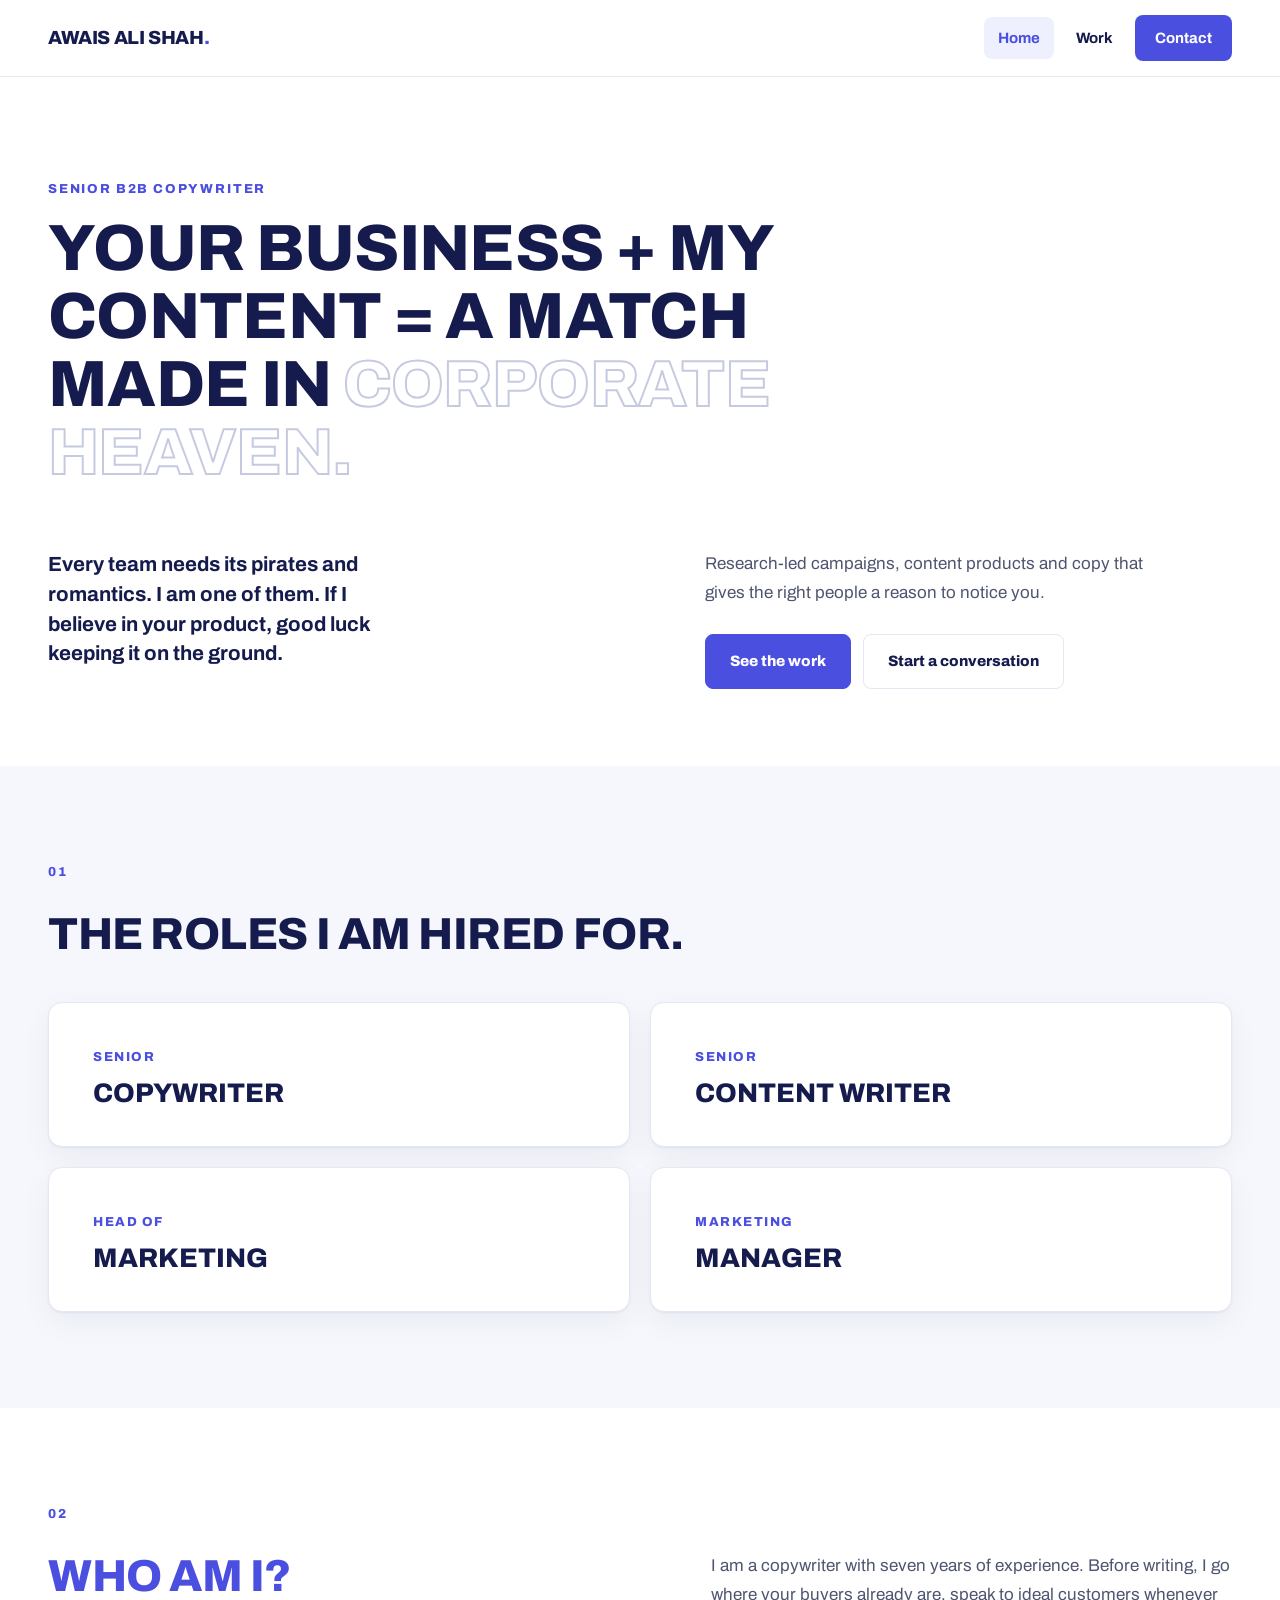
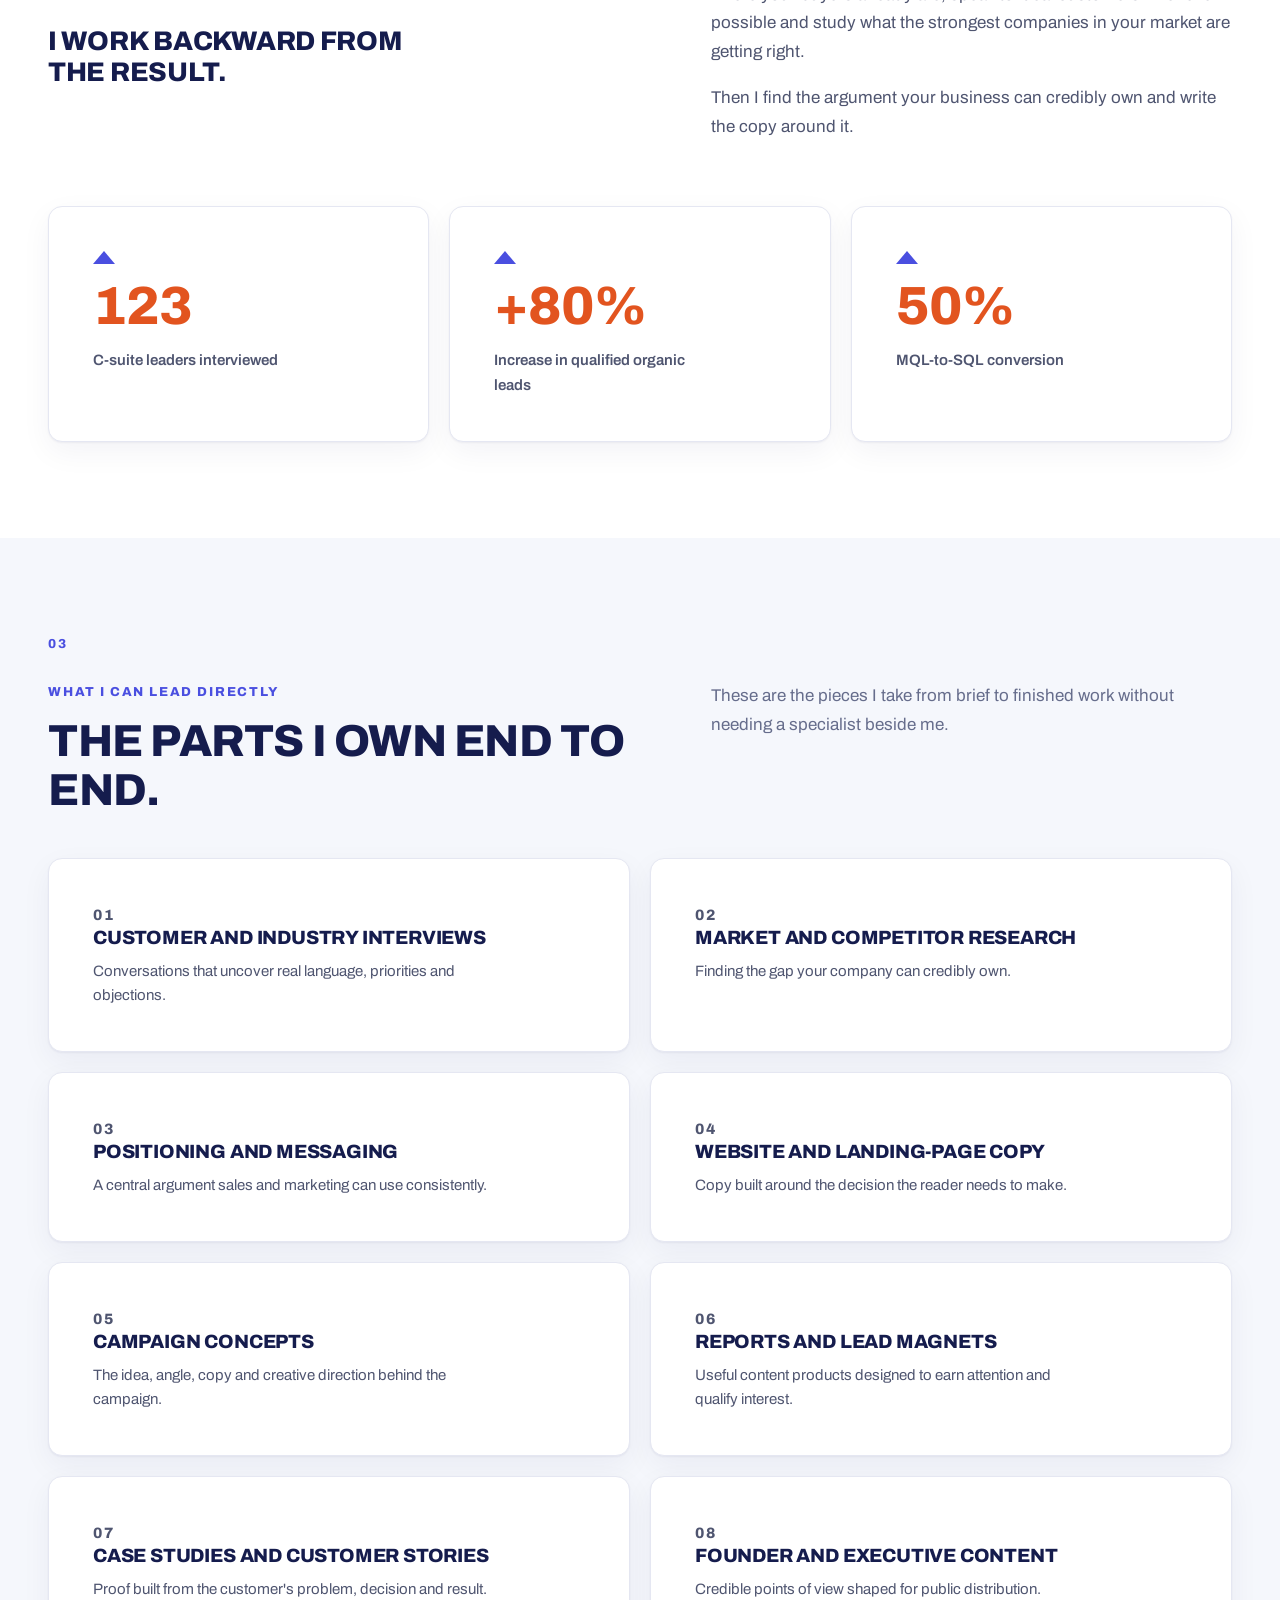
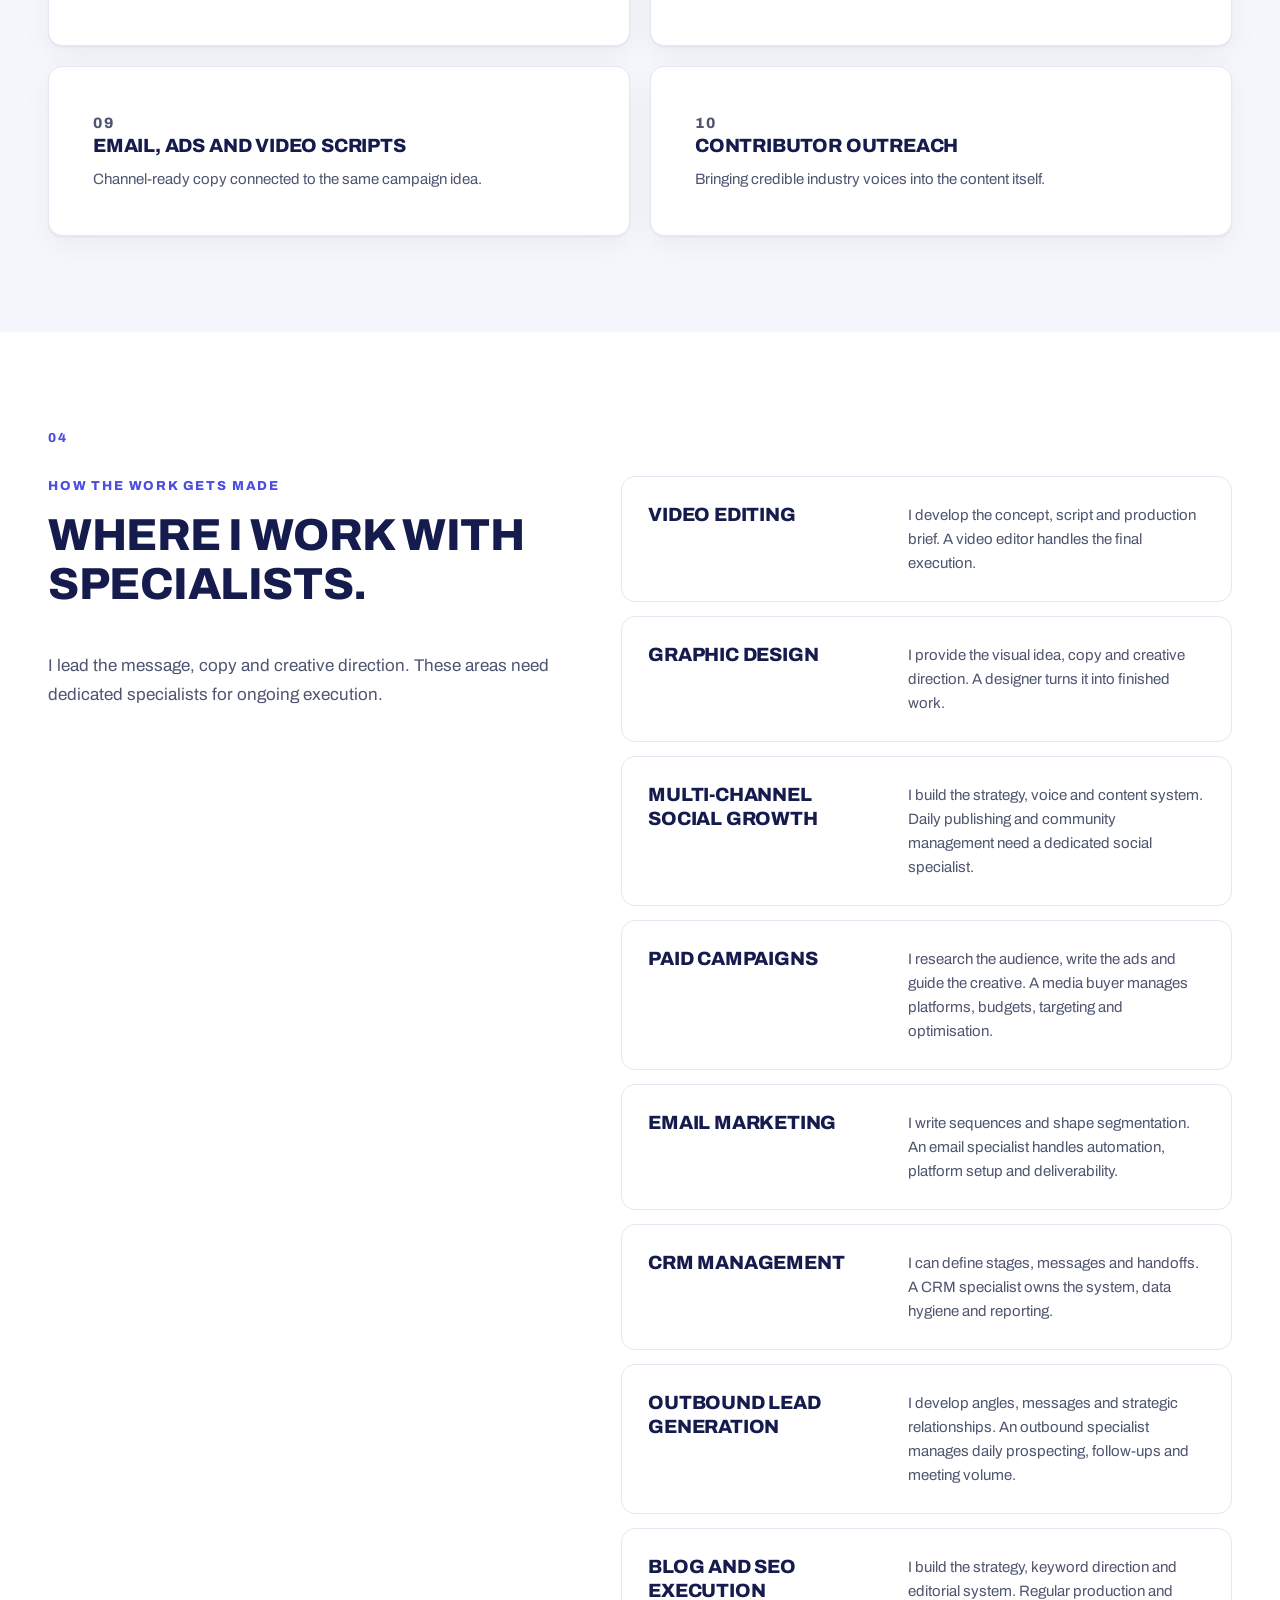
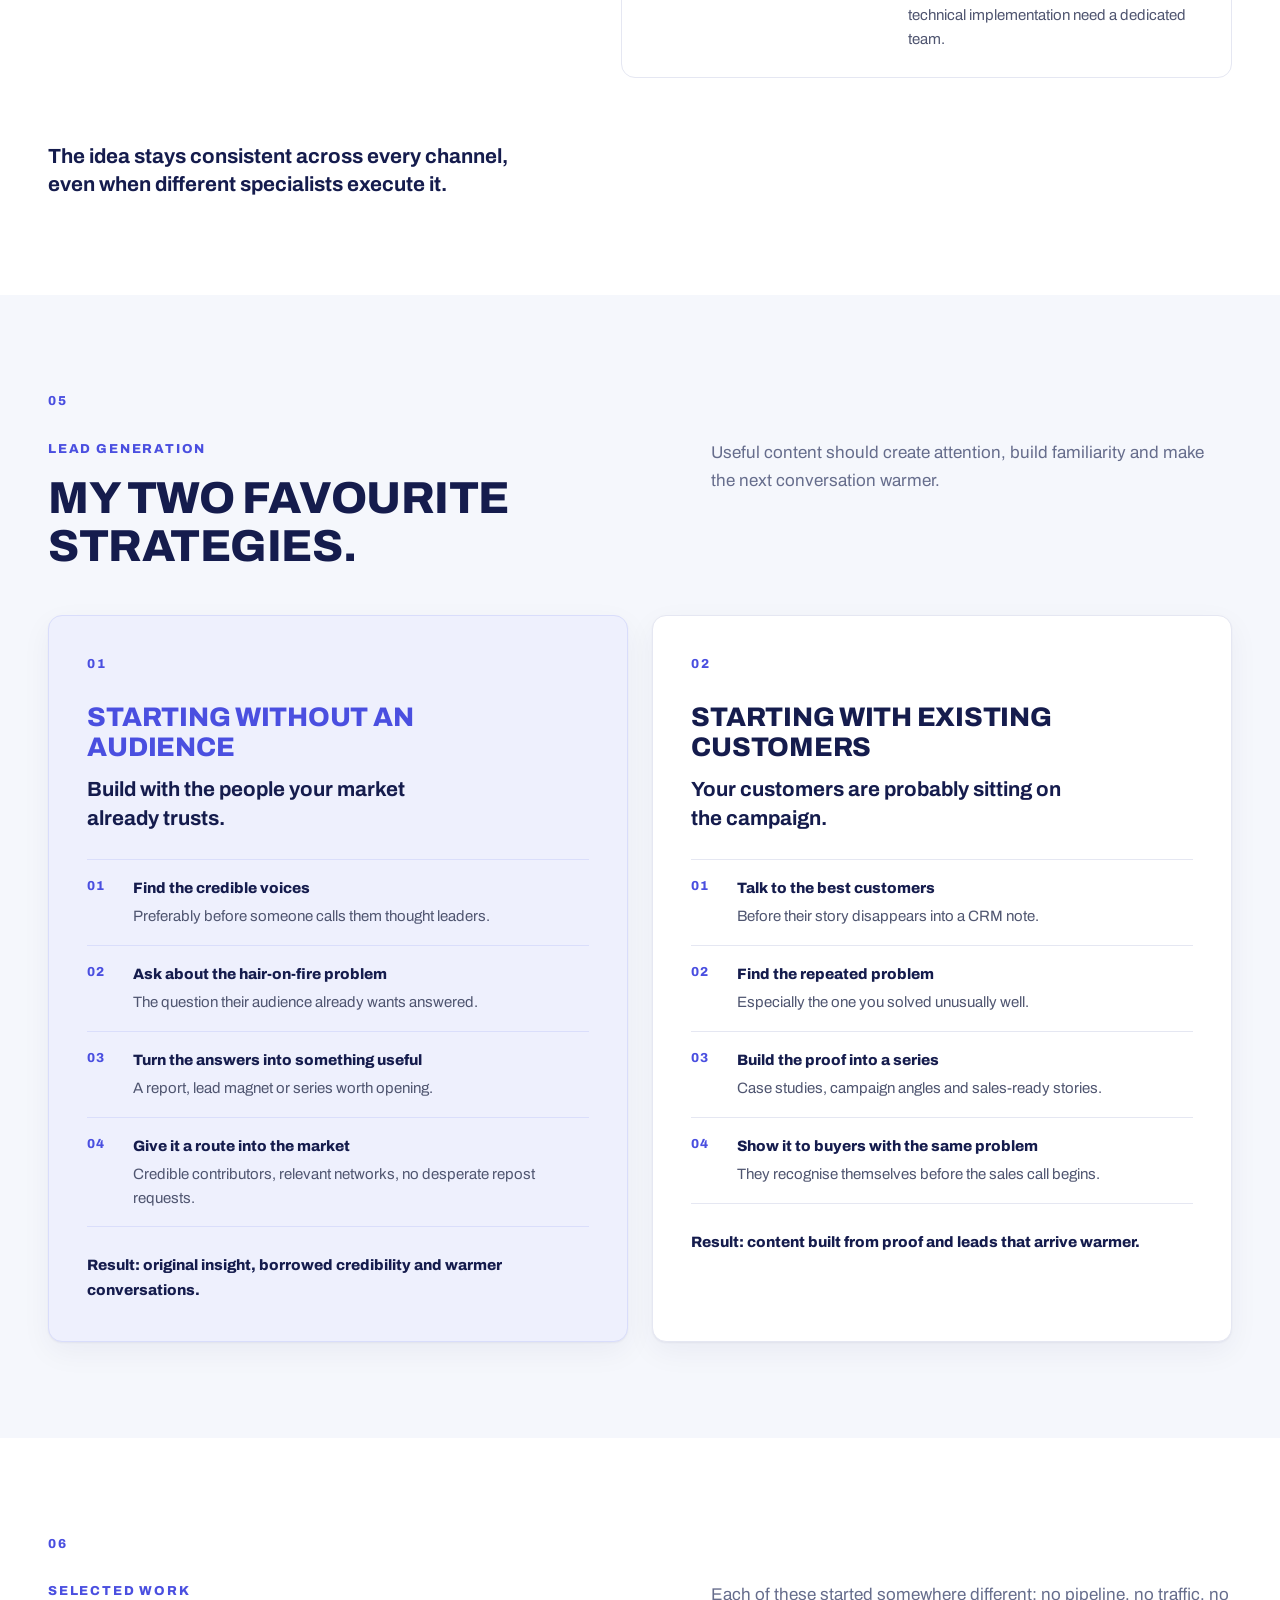
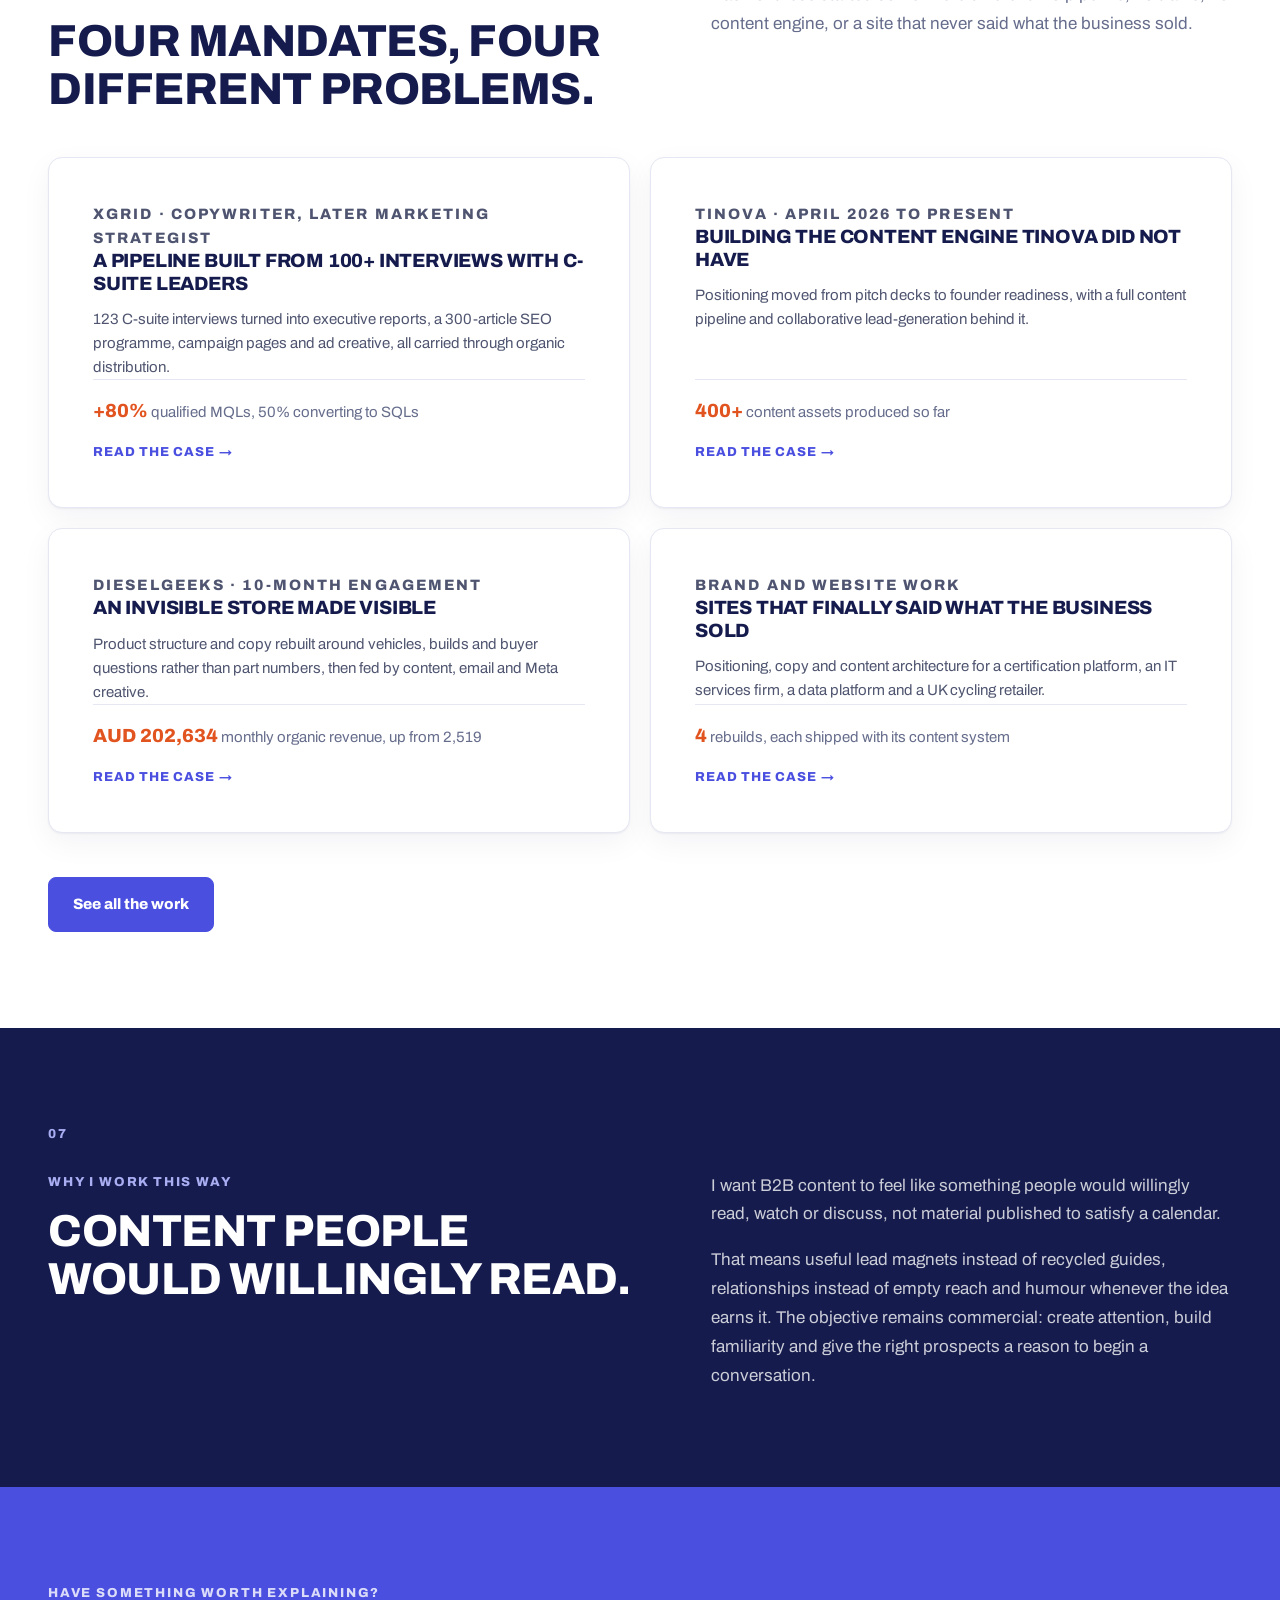
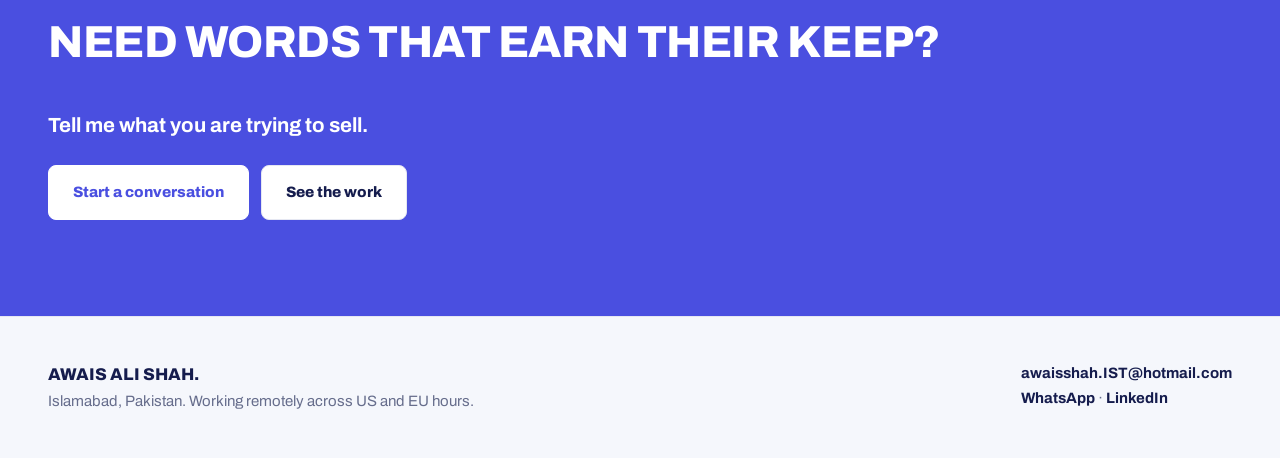
<file: index.html>
<!doctype html>
<html lang="en">
<head>
<meta charset="utf-8">
<meta name="viewport" content="width=device-width, initial-scale=1">
<title>Awais Ali Shah, senior B2B copywriter</title>
<meta name="description" content="Senior B2B copywriter specialising in research-led campaigns, content products and copy that gives the right people a reason to notice you.">
<meta property="og:title" content="Awais Ali Shah, senior B2B copywriter">
<meta property="og:description" content="Senior B2B copywriter specialising in research-led campaigns, content products and copy that gives the right people a reason to notice you.">
<meta property="og:type" content="website">
<meta property="og:image" content="https://awaisshahist110-lab.github.io/Awais-Ali-Shah-Marketing-Portfolio/assets/img/og-card.jpg">
<meta property="og:image:width" content="1200">
<meta property="og:image:height" content="630">
<meta name="twitter:card" content="summary_large_image">
<meta name="twitter:image" content="https://awaisshahist110-lab.github.io/Awais-Ali-Shah-Marketing-Portfolio/assets/img/og-card.jpg">
<link rel="preconnect" href="https://fonts.googleapis.com">
<link rel="preconnect" href="https://fonts.gstatic.com" crossorigin>
<link href="https://fonts.googleapis.com/css2?family=Archivo:wght@400;500;600;700;800&display=swap" rel="stylesheet">
<link rel="icon" href="assets/favicon.svg" type="image/svg+xml">
<link rel="stylesheet" href="assets/css/site.css">
</head>
<body>

<header class="nav">
  <div class="nav-in">
    <a class="brand" href="index.html">Awais Ali Shah<span>.</span></a>
    <nav class="nav-links" aria-label="Main">
      <a href="index.html" aria-current="page">Home</a>
      <a href="work.html">Work</a>
      <a class="nav-cta" href="contact.html">Contact</a>
    </nav>
  </div>
</header>

<main>

<!-- 2. HERO -->
<section class="sec sec-paper hero">
  <div class="shell">
    <p class="kicker">Senior B2B copywriter</p>
    <h1>Your business + my content = a match made in <span class="ghost">corporate heaven.</span></h1>
    <div class="hero-foot">
      <p class="hero-statement">Every team needs its pirates and romantics. I am one of them. If I believe in your product, good luck keeping it on the ground.</p>
      <div>
        <p class="hero-desc">Research-led campaigns, content products and copy that gives the right people a reason to notice you.</p>
        <div class="btn-row">
          <a class="btn btn-ink" href="work.html">See the work</a>
          <a class="btn btn-white" href="contact.html">Start a conversation</a>
        </div>
      </div>
    </div>
  </div>
</section>

<!-- 3. ROLES I AM HIRED FOR -->
<section class="sec sec-sand">
  <div class="shell">
    <p class="snum">01</p>
    <h2>The roles I am hired for.</h2>
    <div class="roles">
      <div class="roles-grid">
        <div class="role"><b>Senior</b><span>Copywriter</span></div>
        <div class="role"><b>Senior</b><span>Content Writer</span></div>
        <div class="role"><b>Head of</b><span>Marketing</span></div>
        <div class="role"><b>Marketing</b><span>Manager</span></div>
      </div>
    </div>
  </div>
</section>

<!-- 4. WHO AM I? -->
<section class="sec sec-paper">
  <div class="shell">
    <p class="snum">02</p>
    <div class="split">
      <div>
        <h2 style="color:var(--indigo)">Who am I?</h2>
        <h3 style="margin-top:var(--sp-2);max-width:22ch">I work backward from the result.</h3>
      </div>
      <div>
        <p class="body">I am a copywriter with seven years of experience. Before writing, I go where your buyers already are, speak to ideal customers whenever possible and study what the strongest companies in your market are getting right.</p>
        <p class="body">Then I find the argument your business can credibly own and write the copy around it.</p>
      </div>
    </div>
    <div class="metrics">
      <div class="metric"><b>123</b><span>C-suite leaders interviewed</span></div>
      <div class="metric"><b>+80%</b><span>Increase in qualified organic leads</span></div>
      <div class="metric"><b>50%</b><span>MQL-to-SQL conversion</span></div>
    </div>
  </div>
</section>

<!-- 5. WHAT I CAN LEAD DIRECTLY -->
<section class="sec sec-sand">
  <div class="shell">
    <p class="snum">03</p>
    <div class="split">
      <div>
        <p class="kicker">What I can lead directly</p>
        <h2>The parts I own end to end.</h2>
      </div>
      <p class="body body-muted">These are the pieces I take from brief to finished work without needing a specialist beside me.</p>
    </div>
    <div class="grid2">
      <div class="cell"><p class="cell-num">01</p><h3>Customer and industry interviews</h3><p>Conversations that uncover real language, priorities and objections.</p></div>
      <div class="cell"><p class="cell-num">02</p><h3>Market and competitor research</h3><p>Finding the gap your company can credibly own.</p></div>
      <div class="cell"><p class="cell-num">03</p><h3>Positioning and messaging</h3><p>A central argument sales and marketing can use consistently.</p></div>
      <div class="cell"><p class="cell-num">04</p><h3>Website and landing-page copy</h3><p>Copy built around the decision the reader needs to make.</p></div>
      <div class="cell"><p class="cell-num">05</p><h3>Campaign concepts</h3><p>The idea, angle, copy and creative direction behind the campaign.</p></div>
      <div class="cell"><p class="cell-num">06</p><h3>Reports and lead magnets</h3><p>Useful content products designed to earn attention and qualify interest.</p></div>
      <div class="cell"><p class="cell-num">07</p><h3>Case studies and customer stories</h3><p>Proof built from the customer's problem, decision and result.</p></div>
      <div class="cell"><p class="cell-num">08</p><h3>Founder and executive content</h3><p>Credible points of view shaped for public distribution.</p></div>
      <div class="cell"><p class="cell-num">09</p><h3>Email, ads and video scripts</h3><p>Channel-ready copy connected to the same campaign idea.</p></div>
      <div class="cell"><p class="cell-num">10</p><h3>Contributor outreach</h3><p>Bringing credible industry voices into the content itself.</p></div>
    </div>
  </div>
</section>

<!-- 6. WHERE I WORK WITH SPECIALISTS -->
<section class="sec sec-paper">
  <div class="shell">
    <p class="snum">04</p>
    <div class="spec-wrap">
      <div class="spec-head">
        <p class="kicker">How the work gets made</p>
        <h2>Where I work with specialists.</h2>
        <p class="body" style="margin-top:var(--sp-3)">I lead the message, copy and creative direction. These areas need dedicated specialists for ongoing execution.</p>
      </div>
      <div class="spec-list">
        <div class="spec-row"><h4>Video editing</h4><p>I develop the concept, script and production brief. A video editor handles the final execution.</p></div>
        <div class="spec-row"><h4>Graphic design</h4><p>I provide the visual idea, copy and creative direction. A designer turns it into finished work.</p></div>
        <div class="spec-row"><h4>Multi-channel social growth</h4><p>I build the strategy, voice and content system. Daily publishing and community management need a dedicated social specialist.</p></div>
        <div class="spec-row"><h4>Paid campaigns</h4><p>I research the audience, write the ads and guide the creative. A media buyer manages platforms, budgets, targeting and optimisation.</p></div>
        <div class="spec-row"><h4>Email marketing</h4><p>I write sequences and shape segmentation. An email specialist handles automation, platform setup and deliverability.</p></div>
        <div class="spec-row"><h4>CRM management</h4><p>I can define stages, messages and handoffs. A CRM specialist owns the system, data hygiene and reporting.</p></div>
        <div class="spec-row"><h4>Outbound lead generation</h4><p>I develop angles, messages and strategic relationships. An outbound specialist manages daily prospecting, follow-ups and meeting volume.</p></div>
        <div class="spec-row"><h4>Blog and SEO execution</h4><p>I build the strategy, keyword direction and editorial system. Regular production and technical implementation need a dedicated team.</p></div>
      </div>
    </div>
    <p class="lead" style="margin-top:var(--sp-4);max-width:40ch">The idea stays consistent across every channel, even when different specialists execute it.</p>
  </div>
</section>

<!-- 7. MY TWO FAVOURITE STRATEGIES -->
<section class="sec sec-sand">
  <div class="shell">
    <p class="snum">05</p>
    <div class="split">
      <div>
        <p class="kicker">Lead generation</p>
        <h2>My two favourite strategies.</h2>
      </div>
      <p class="body body-muted">Useful content should create attention, build familiarity and make the next conversation warmer.</p>
    </div>
    <div class="cards">
      <div class="card card-accent">
        <p class="card-num">01</p>
        <h3>Starting without an audience</h3>
        <p class="card-sub">Build with the people your market already trusts.</p>
        <ol class="steps">
          <li><b>01</b><div><strong>Find the credible voices</strong><span>Preferably before someone calls them thought leaders.</span></div></li>
          <li><b>02</b><div><strong>Ask about the hair-on-fire problem</strong><span>The question their audience already wants answered.</span></div></li>
          <li><b>03</b><div><strong>Turn the answers into something useful</strong><span>A report, lead magnet or series worth opening.</span></div></li>
          <li><b>04</b><div><strong>Give it a route into the market</strong><span>Credible contributors, relevant networks, no desperate repost requests.</span></div></li>
        </ol>
        <p class="card-result">Result: original insight, borrowed credibility and warmer conversations.</p>
      </div>
      <div class="card card-sand">
        <p class="card-num">02</p>
        <h3>Starting with existing customers</h3>
        <p class="card-sub">Your customers are probably sitting on the campaign.</p>
        <ol class="steps">
          <li><b>01</b><div><strong>Talk to the best customers</strong><span>Before their story disappears into a CRM note.</span></div></li>
          <li><b>02</b><div><strong>Find the repeated problem</strong><span>Especially the one you solved unusually well.</span></div></li>
          <li><b>03</b><div><strong>Build the proof into a series</strong><span>Case studies, campaign angles and sales-ready stories.</span></div></li>
          <li><b>04</b><div><strong>Show it to buyers with the same problem</strong><span>They recognise themselves before the sales call begins.</span></div></li>
        </ol>
        <p class="card-result">Result: content built from proof and leads that arrive warmer.</p>
      </div>
    </div>
  </div>
</section>

<!-- 8. SELECTED WORK -->
<section class="sec sec-paper">
  <div class="shell">
    <p class="snum">06</p>
    <div class="split">
      <div>
        <p class="kicker">Selected work</p>
        <h2>Four mandates, four different problems.</h2>
      </div>
      <p class="body body-muted">Each of these started somewhere different: no pipeline, no traffic, no content engine, or a site that never said what the business sold.</p>
    </div>

    <div class="cases">
      <a class="case-card" href="work.html#xgrid">
        <p class="kicker">Xgrid &middot; Copywriter, later Marketing Strategist</p>
        <h3>A pipeline built from 100+ interviews with C-Suite leaders</h3>
        <p>123 C-suite interviews turned into executive reports, a 300-article SEO programme, campaign pages and ad creative, all carried through organic distribution.</p>
        <p class="case-stat"><b>+80%</b> qualified MQLs, 50% converting to SQLs</p>
        <span class="case-go">Read the case</span>
      </a>
      <a class="case-card" href="work.html#tinova">
        <p class="kicker">Tinova &middot; April 2026 to present</p>
        <h3>Building the content engine Tinova did not have</h3>
        <p>Positioning moved from pitch decks to founder readiness, with a full content pipeline and collaborative lead-generation behind it.</p>
        <p class="case-stat"><b>400+</b> content assets produced so far</p>
        <span class="case-go">Read the case</span>
      </a>
      <a class="case-card" href="work.html#dieselgeeks">
        <p class="kicker">DieselGeeks &middot; 10-month engagement</p>
        <h3>An invisible store made visible</h3>
        <p>Product structure and copy rebuilt around vehicles, builds and buyer questions rather than part numbers, then fed by content, email and Meta creative.</p>
        <p class="case-stat"><b>AUD 202,634</b> monthly organic revenue, up from 2,519</p>
        <span class="case-go">Read the case</span>
      </a>
      <a class="case-card" href="work.html#brand">
        <p class="kicker">Brand and website work</p>
        <h3>Sites that finally said what the business sold</h3>
        <p>Positioning, copy and content architecture for a certification platform, an IT services firm, a data platform and a UK cycling retailer.</p>
        <p class="case-stat"><b>4</b> rebuilds, each shipped with its content system</p>
        <span class="case-go">Read the case</span>
      </a>
    </div>

    <div class="btn-row" style="margin-top:var(--sp-3)">
      <a class="btn btn-ink" href="work.html">See all the work</a>
    </div>
  </div>
</section>

<!-- 9. WHY I WORK THIS WAY -->
<section class="sec sec-ink">
  <div class="shell">
    <p class="snum">07</p>
    <div class="split">
      <div>
        <p class="kicker">Why I work this way</p>
        <h2>Content people would willingly read.</h2>
      </div>
      <div>
        <p class="body body-muted">I want B2B content to feel like something people would willingly read, watch or discuss, not material published to satisfy a calendar.</p>
        <p class="body body-muted">That means useful lead magnets instead of recycled guides, relationships instead of empty reach and humour whenever the idea earns it. The objective remains commercial: create attention, build familiarity and give the right prospects a reason to begin a conversation.</p>
      </div>
    </div>
  </div>
</section>

<!-- 10. CONTACT CTA -->
<section class="sec sec-accent">
  <div class="shell">
    <p class="kicker">Have something worth explaining?</p>
    <h2>Need words that earn their keep?</h2>
    <p class="lead" style="margin-top:var(--sp-3);max-width:34ch">Tell me what you are trying to sell.</p>
    <div class="btn-row">
      <a class="btn btn-ink" href="contact.html">Start a conversation</a>
      <a class="btn btn-white" href="work.html">See the work</a>
    </div>
  </div>
</section>

</main>

<footer class="foot">
  <div class="foot-in">
    <div>
      <b>Awais Ali Shah.</b>
      Islamabad, Pakistan. Working remotely across US and EU hours.
    </div>
    <div>
      <a href="mailto:awaisshah.IST@hotmail.com">awaisshah.IST@hotmail.com</a><br>
      <a href="https://wa.me/923215201179" rel="noopener">WhatsApp</a> &middot;
      <a href="https://www.linkedin.com/in/awais-shah-6b01a9170/" rel="noopener">LinkedIn</a>
    </div>
  </div>
</footer>

<script src="assets/js/site.js"></script>
</body>
</html>
</file>
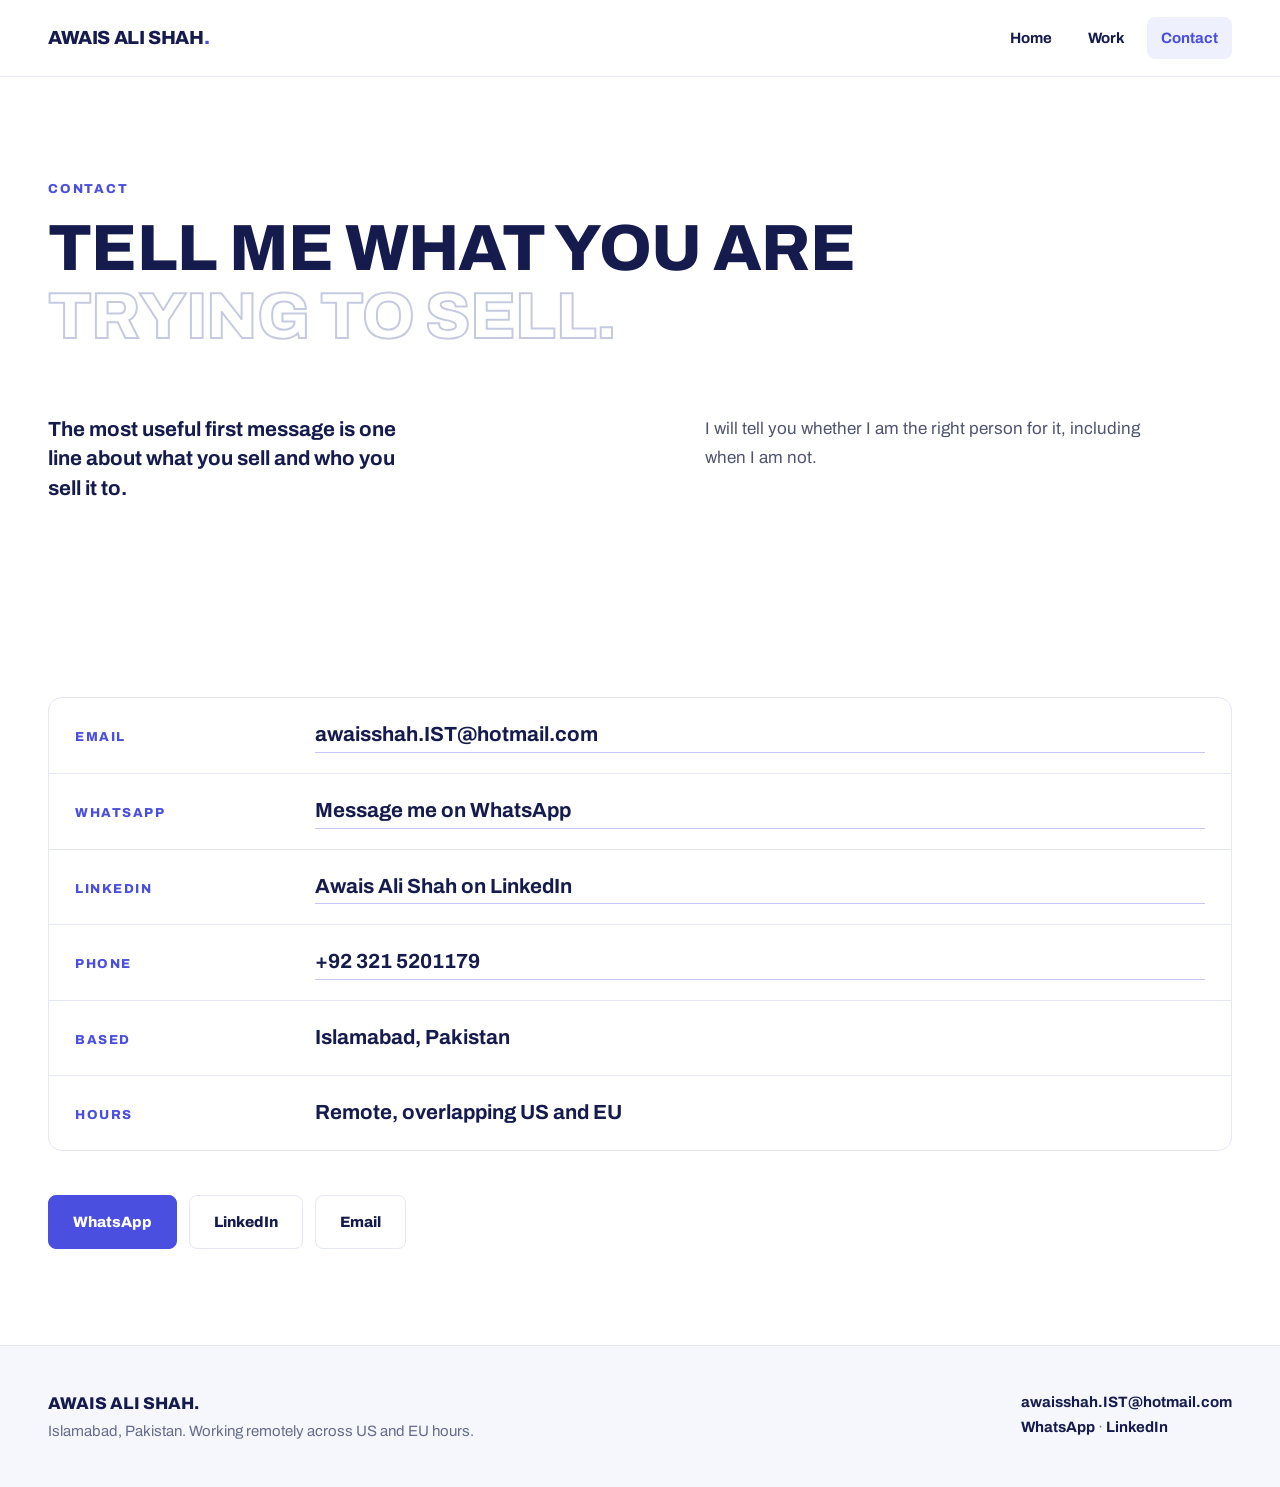
<file: contact.html>
<!doctype html>
<html lang="en">
<head>
<meta charset="utf-8">
<meta name="viewport" content="width=device-width, initial-scale=1">
<title>Contact, Awais Ali Shah</title>
<meta name="description" content="Get in touch about a senior B2B copywriting mandate.">
<meta property="og:title" content="Contact, Awais Ali Shah">
<meta property="og:description" content="Get in touch about a senior B2B copywriting mandate.">
<meta property="og:type" content="website">
<meta property="og:image" content="https://awaisshahist110-lab.github.io/Awais-Ali-Shah-Marketing-Portfolio/assets/img/og-card.jpg">
<meta property="og:image:width" content="1200">
<meta property="og:image:height" content="630">
<meta name="twitter:card" content="summary_large_image">
<meta name="twitter:image" content="https://awaisshahist110-lab.github.io/Awais-Ali-Shah-Marketing-Portfolio/assets/img/og-card.jpg">
<link rel="preconnect" href="https://fonts.googleapis.com">
<link rel="preconnect" href="https://fonts.gstatic.com" crossorigin>
<link href="https://fonts.googleapis.com/css2?family=Archivo:wght@400;500;600;700;800&display=swap" rel="stylesheet">
<link rel="icon" href="assets/favicon.svg" type="image/svg+xml">
<link rel="stylesheet" href="assets/css/site.css">
</head>
<body>

<header class="nav">
  <div class="nav-in">
    <a class="brand" href="index.html">Awais Ali Shah<span>.</span></a>
    <nav class="nav-links" aria-label="Main">
      <a href="index.html">Home</a>
      <a href="work.html">Work</a>
      <a href="contact.html" aria-current="page">Contact</a>
    </nav>
  </div>
</header>

<main>

<section class="sec sec-paper hero">
  <div class="shell">
    <p class="kicker">Contact</p>
    <h1>Tell me what you are <span class="ghost">trying to sell.</span></h1>
    <div class="hero-foot">
      <p class="hero-statement">The most useful first message is one line about what you sell and who you sell it to.</p>
      <p class="hero-desc">I will tell you whether I am the right person for it, including when I am not.</p>
    </div>
  </div>
</section>

<section class="sec sec-paper">
  <div class="shell">
    <ul class="contact-list" style="margin-top:0">
      <li><b>Email</b><a href="mailto:awaisshah.IST@hotmail.com">awaisshah.IST@hotmail.com</a></li>
      <li><b>WhatsApp</b><a href="https://wa.me/923215201179" rel="noopener">Message me on WhatsApp</a></li>
      <li><b>LinkedIn</b><a href="https://www.linkedin.com/in/awais-shah-6b01a9170/" rel="noopener">Awais Ali Shah on LinkedIn</a></li>
      <li><b>Phone</b><a href="tel:+923215201179">+92 321 5201179</a></li>
      <li><b>Based</b><span>Islamabad, Pakistan</span></li>
      <li><b>Hours</b><span>Remote, overlapping US and EU</span></li>
    </ul>
    <div class="channels">
      <a class="btn btn-ink" href="https://wa.me/923215201179" rel="noopener">WhatsApp</a>
      <a class="btn btn-white" href="https://www.linkedin.com/in/awais-shah-6b01a9170/" rel="noopener">LinkedIn</a>
      <a class="btn btn-white" href="mailto:awaisshah.IST@hotmail.com">Email</a>
    </div>
  </div>
</section>

</main>

<footer class="foot">
  <div class="foot-in">
    <div>
      <b>Awais Ali Shah.</b>
      Islamabad, Pakistan. Working remotely across US and EU hours.
    </div>
    <div>
      <a href="mailto:awaisshah.IST@hotmail.com">awaisshah.IST@hotmail.com</a><br>
      <a href="https://wa.me/923215201179" rel="noopener">WhatsApp</a> &middot;
      <a href="https://www.linkedin.com/in/awais-shah-6b01a9170/" rel="noopener">LinkedIn</a>
    </div>
  </div>
</footer>

<script src="assets/js/site.js"></script>
</body>
</html>
</file>
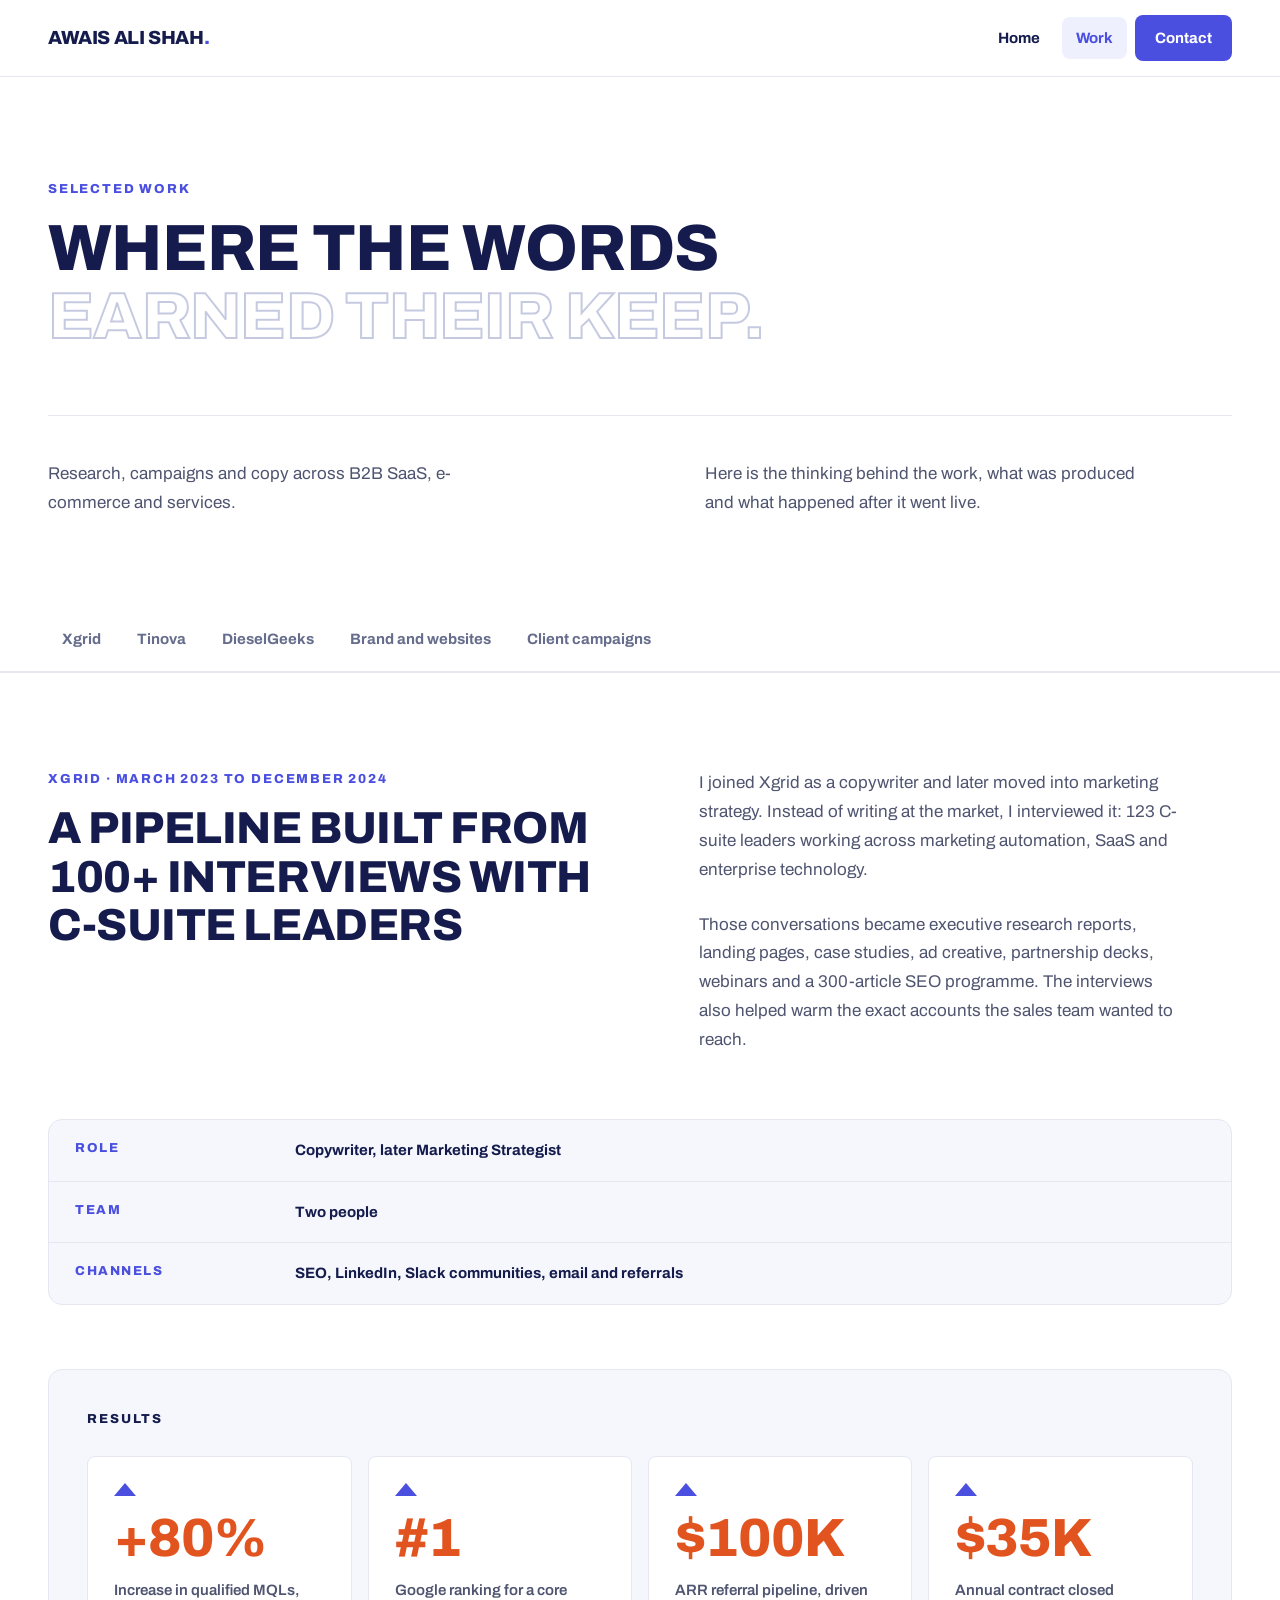
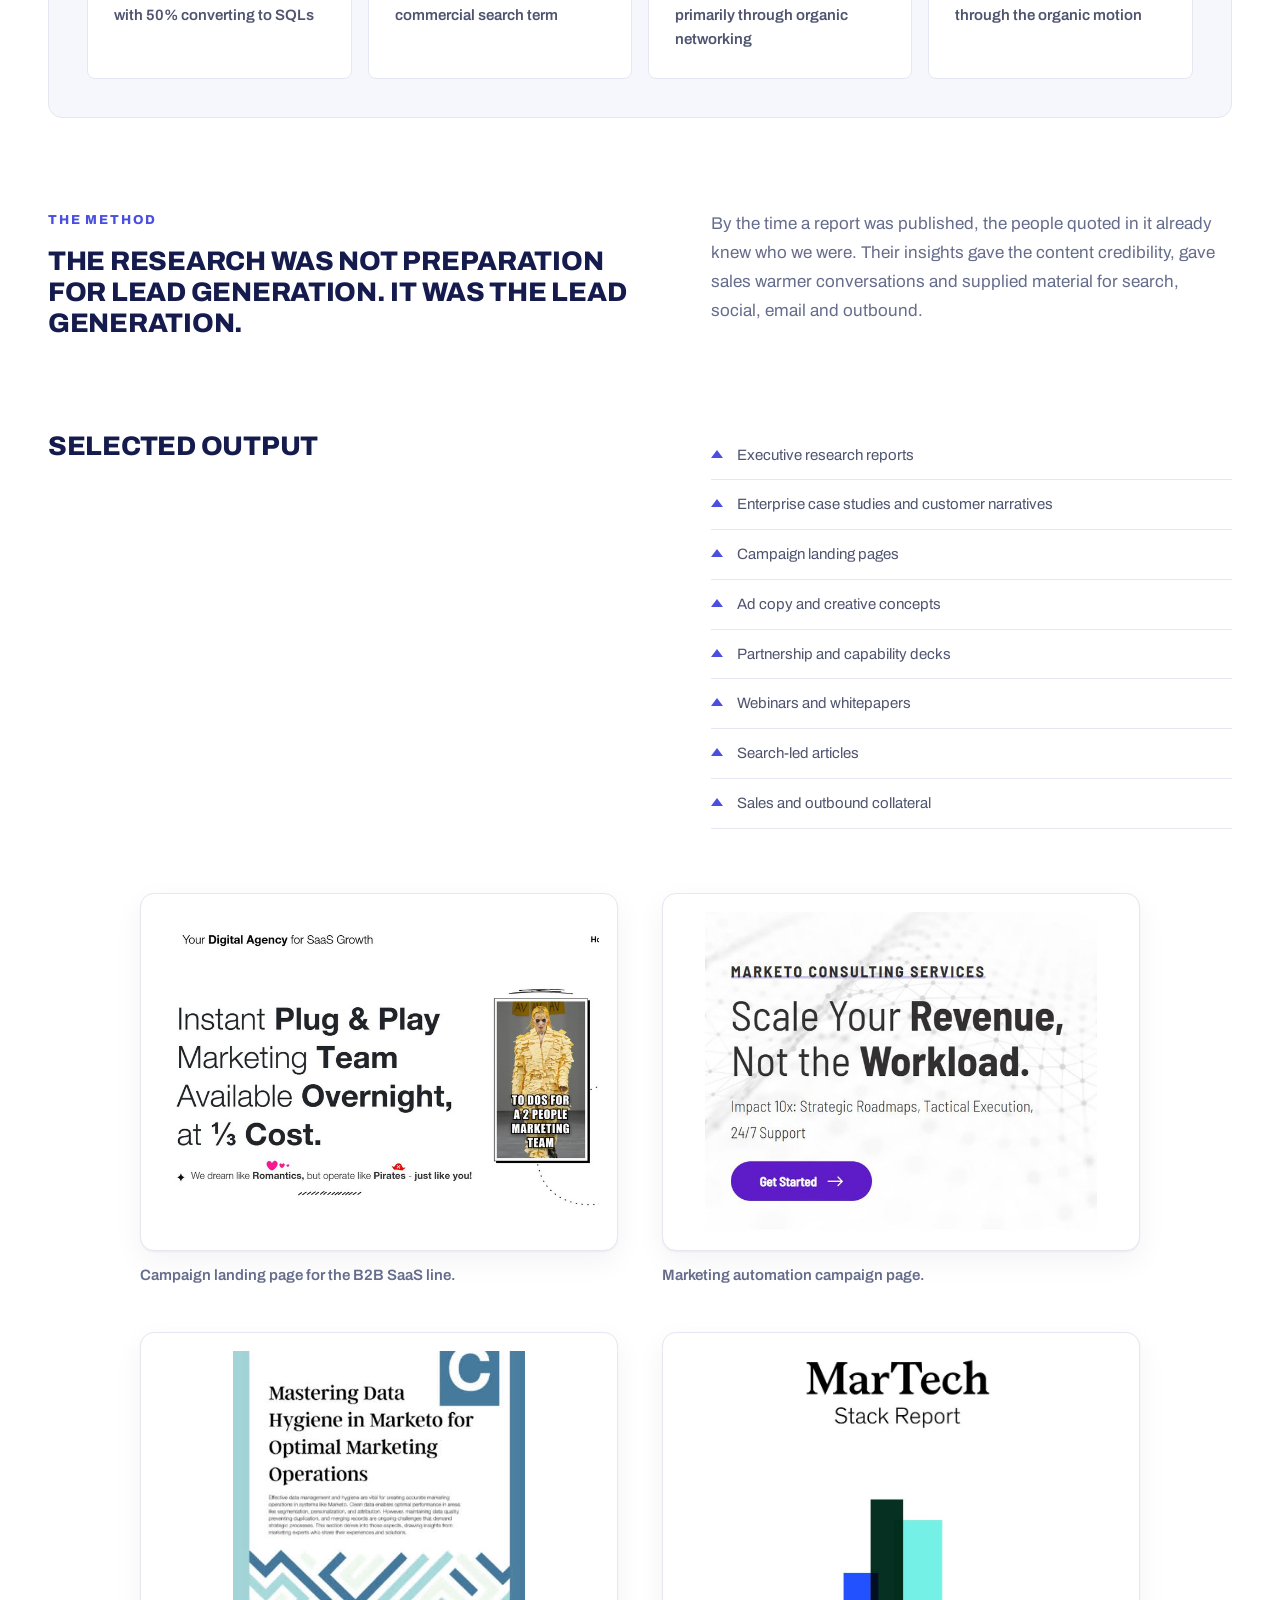
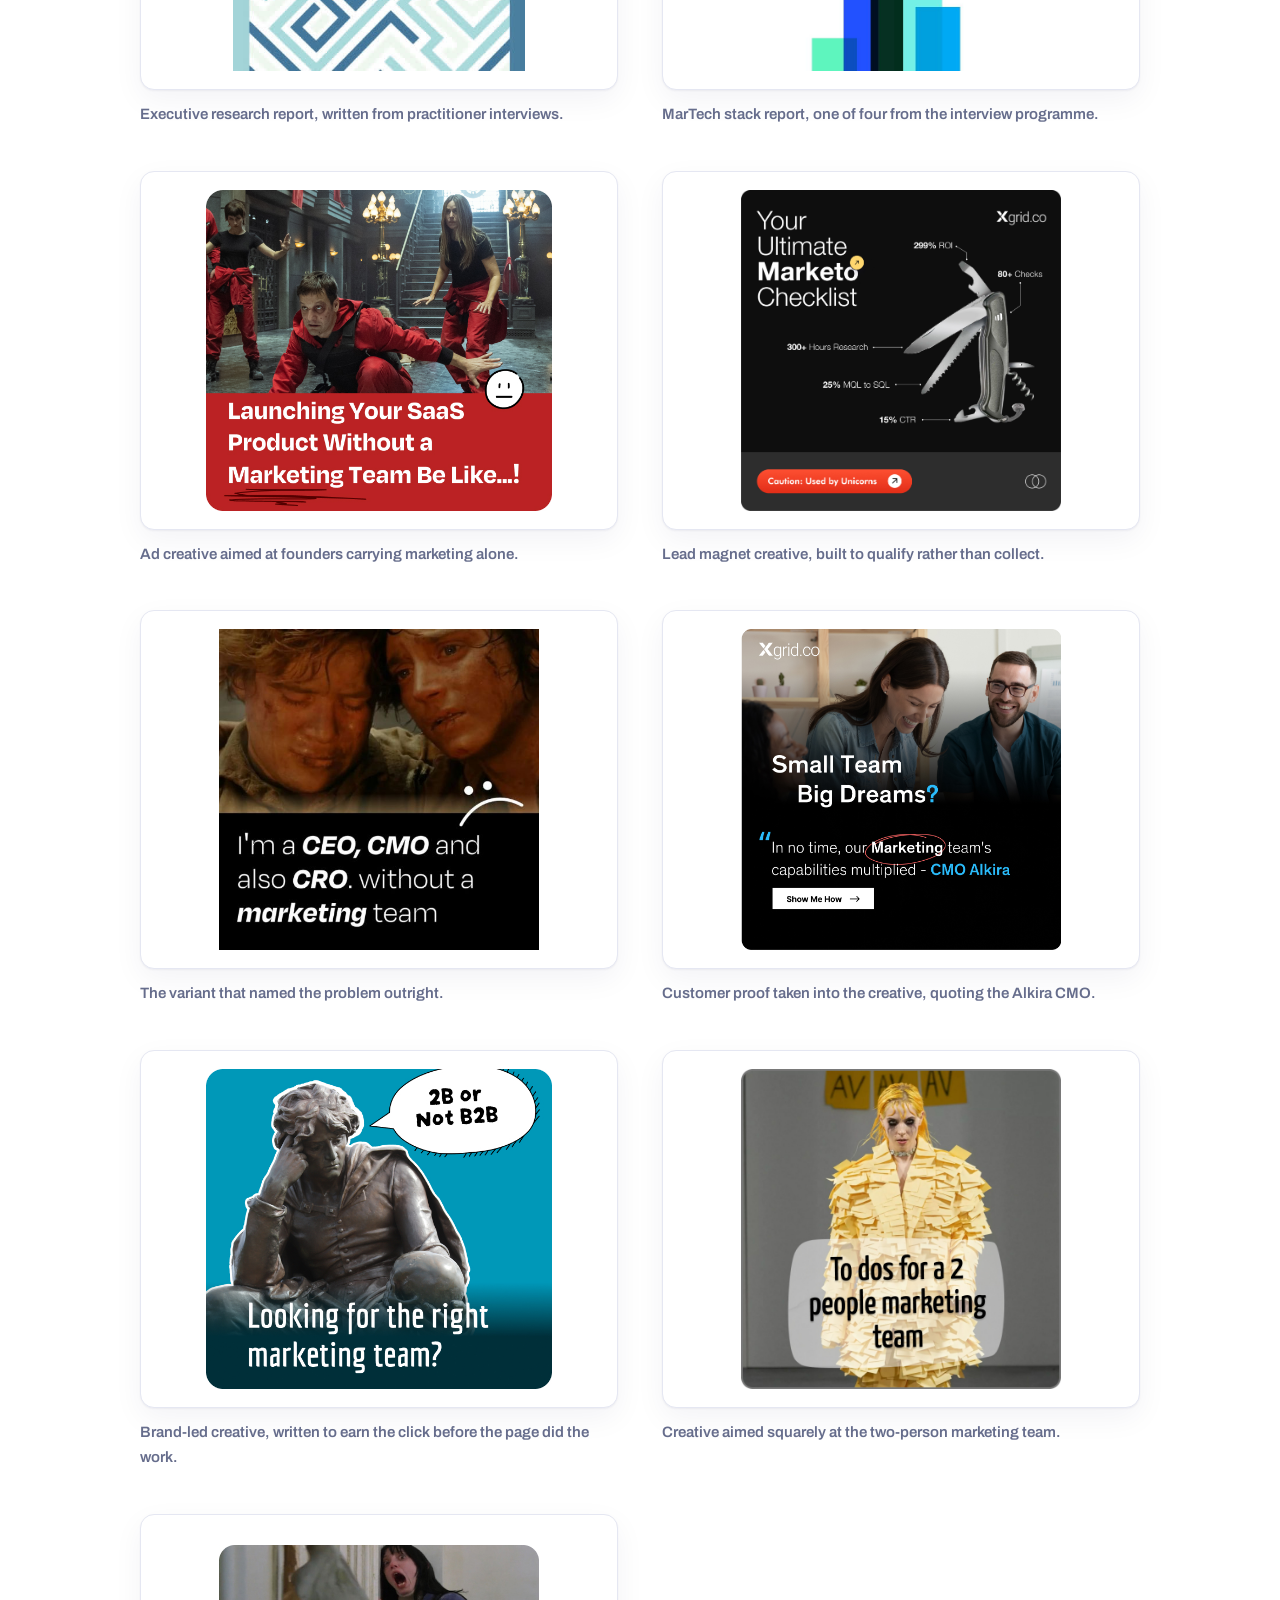
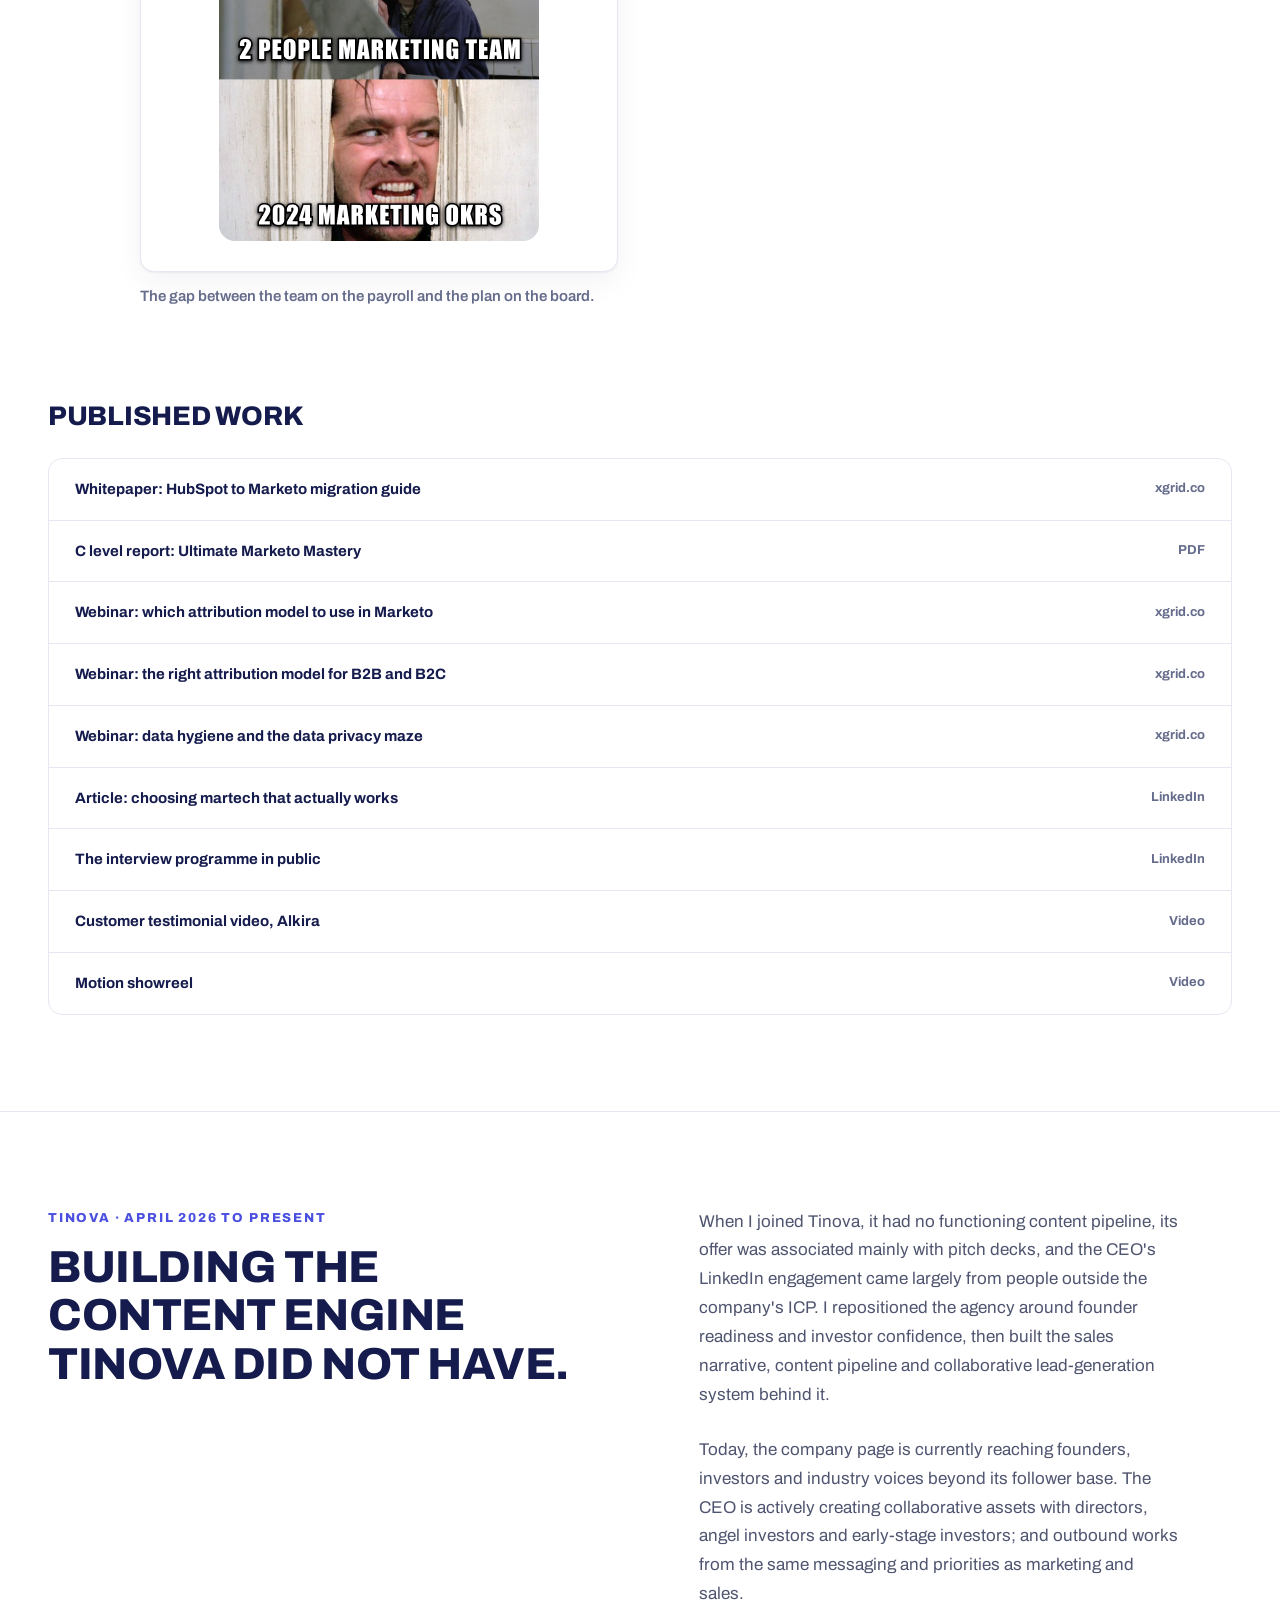
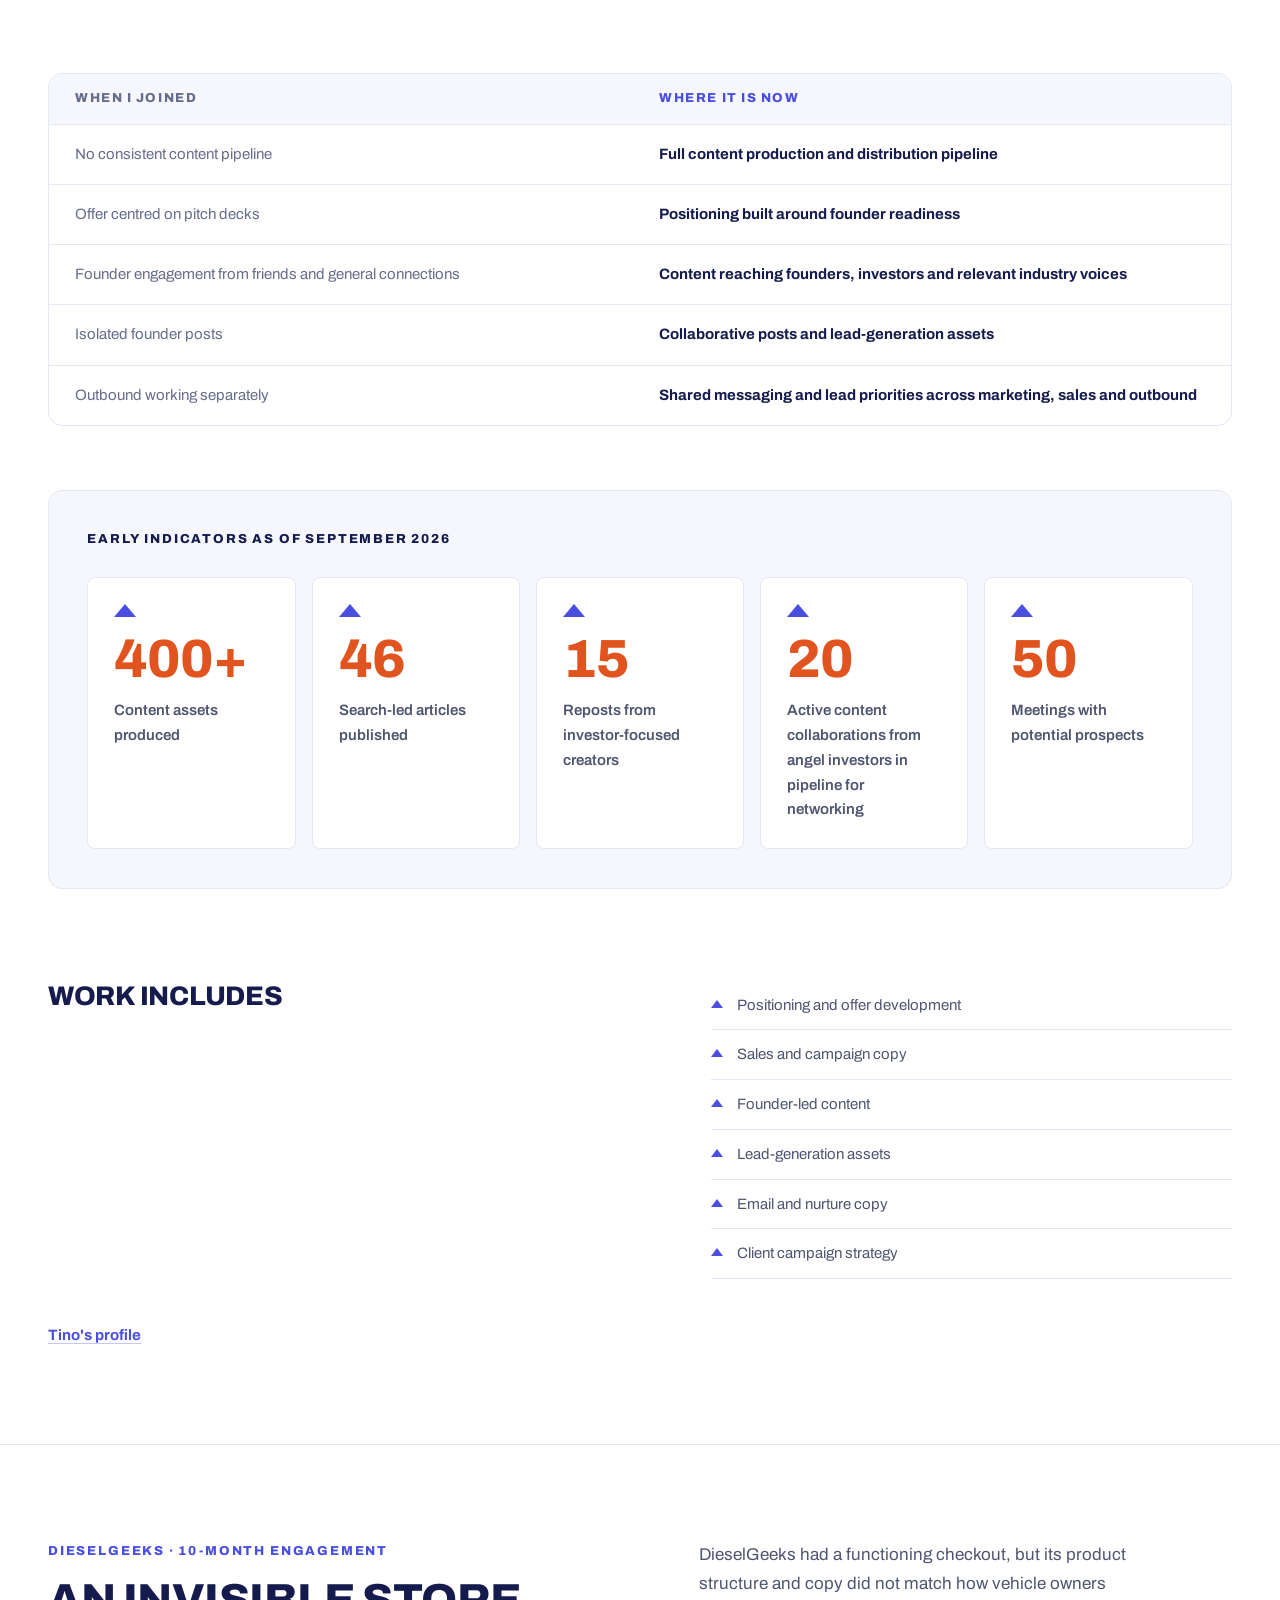
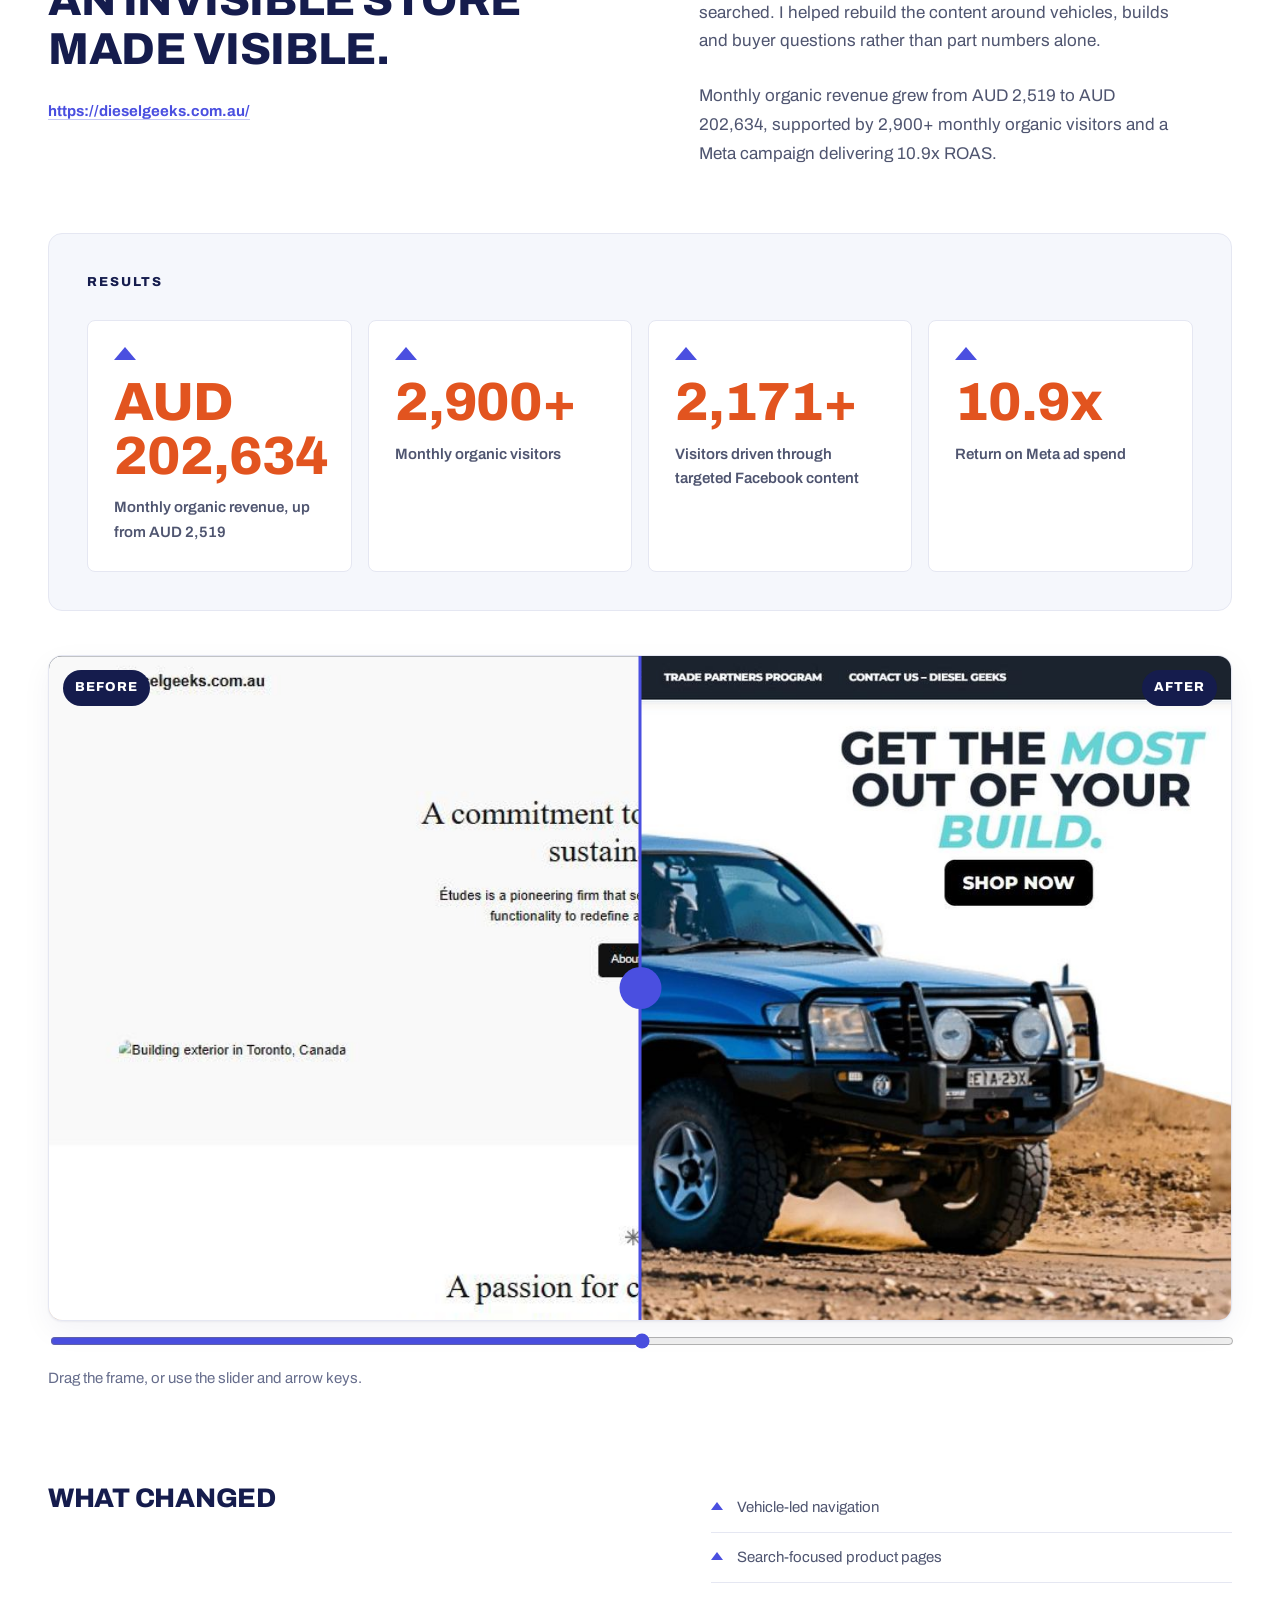
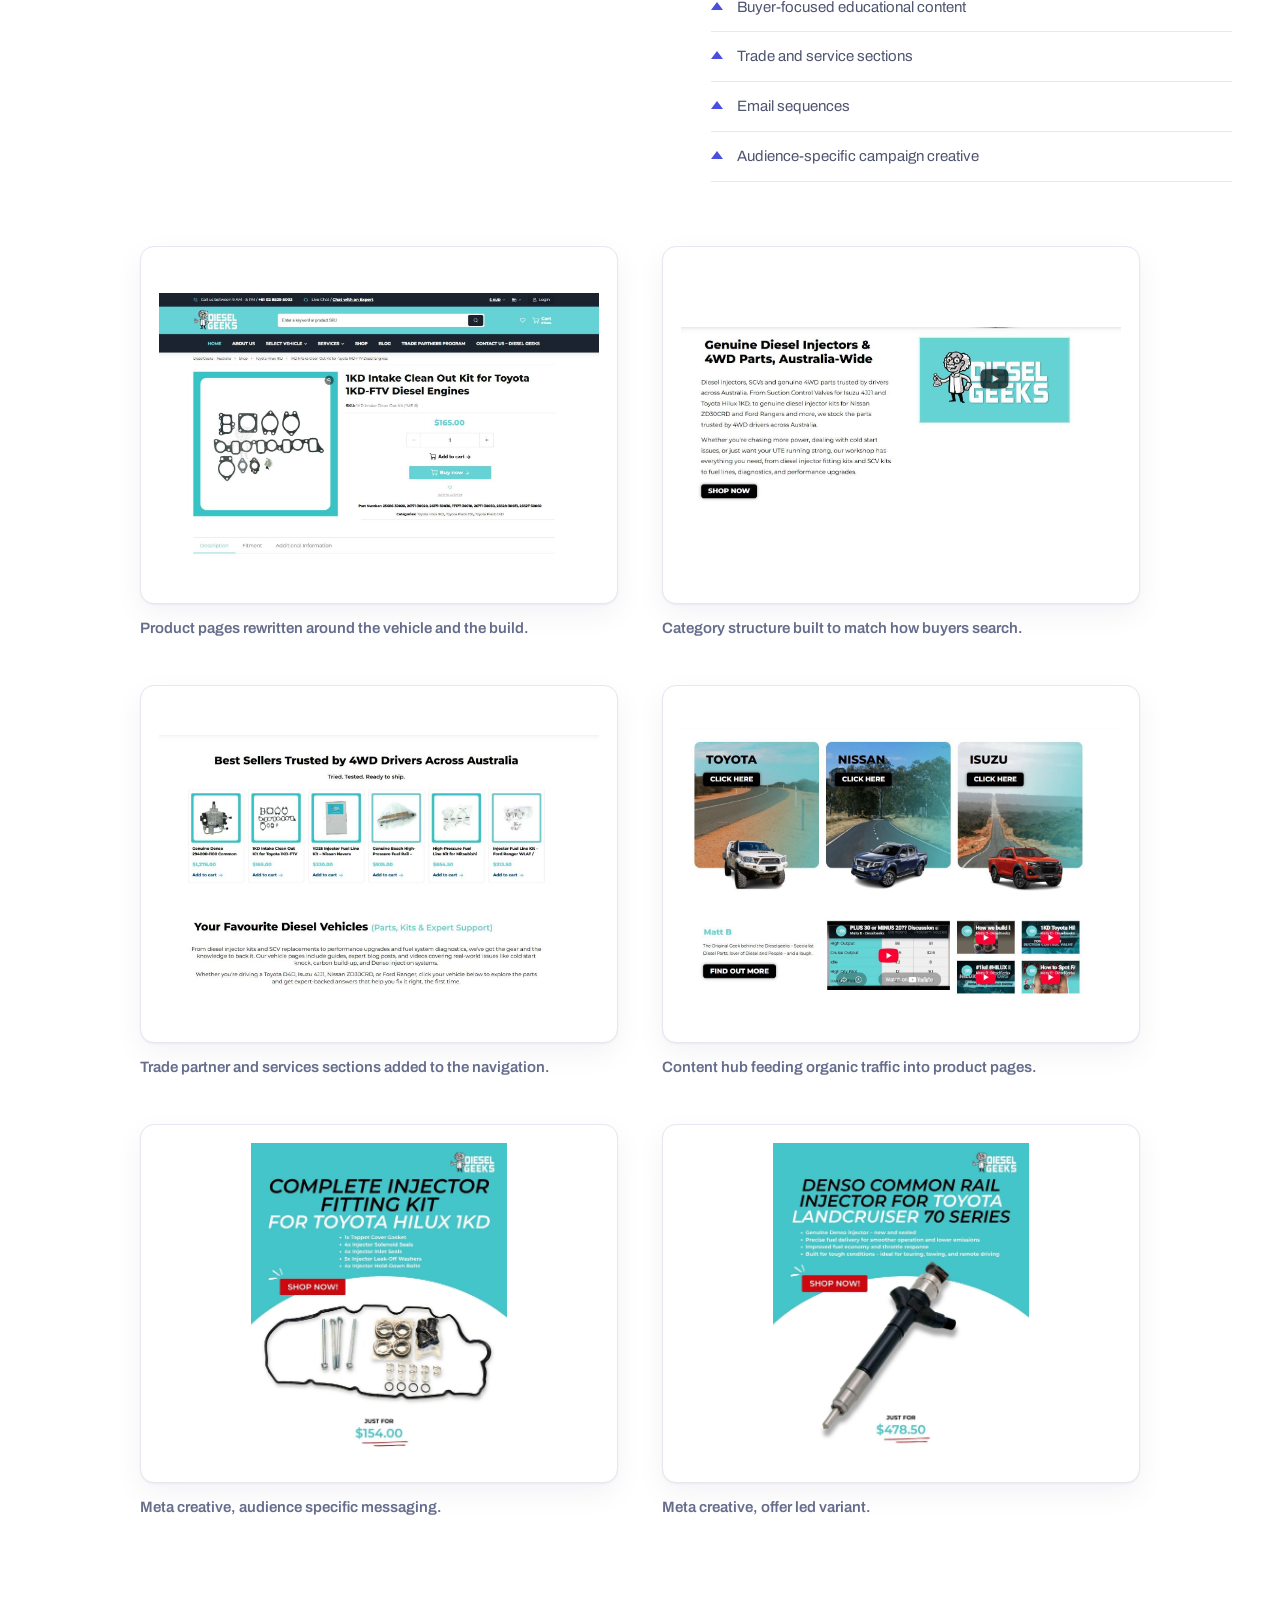
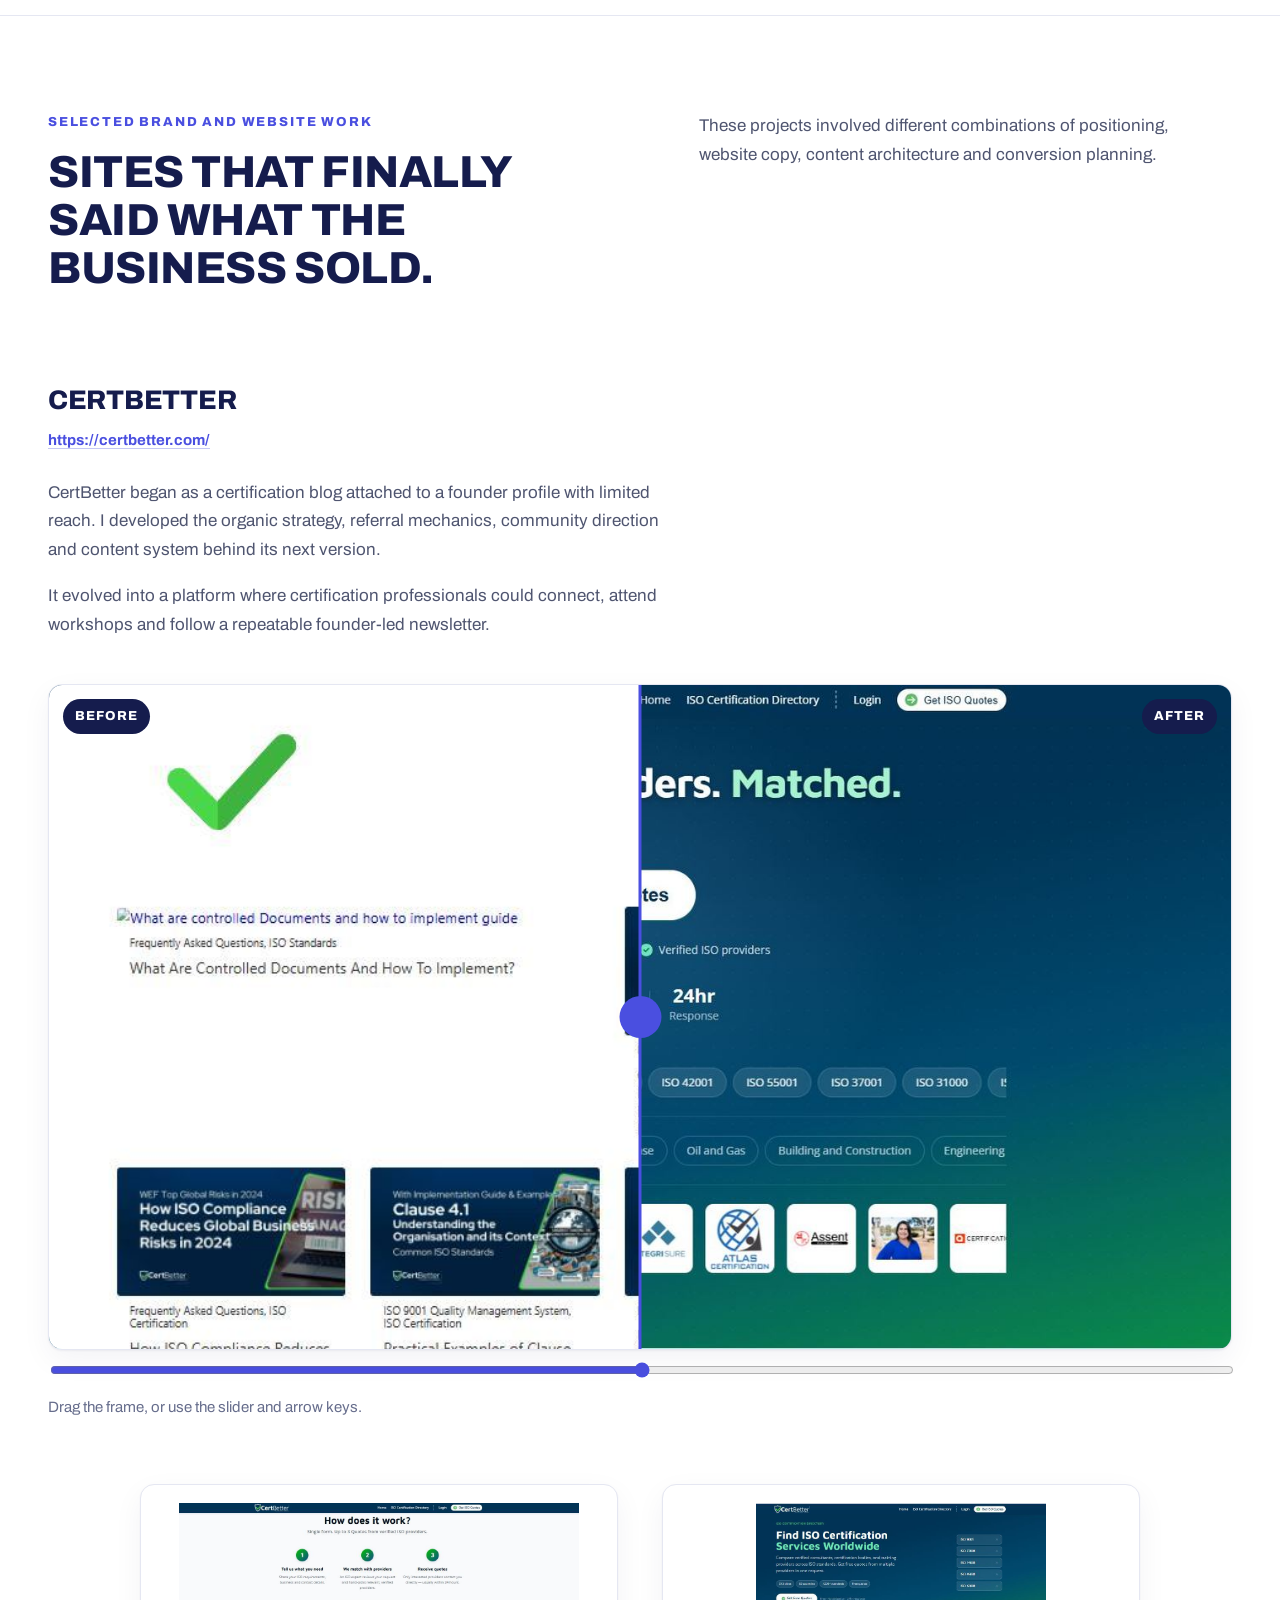
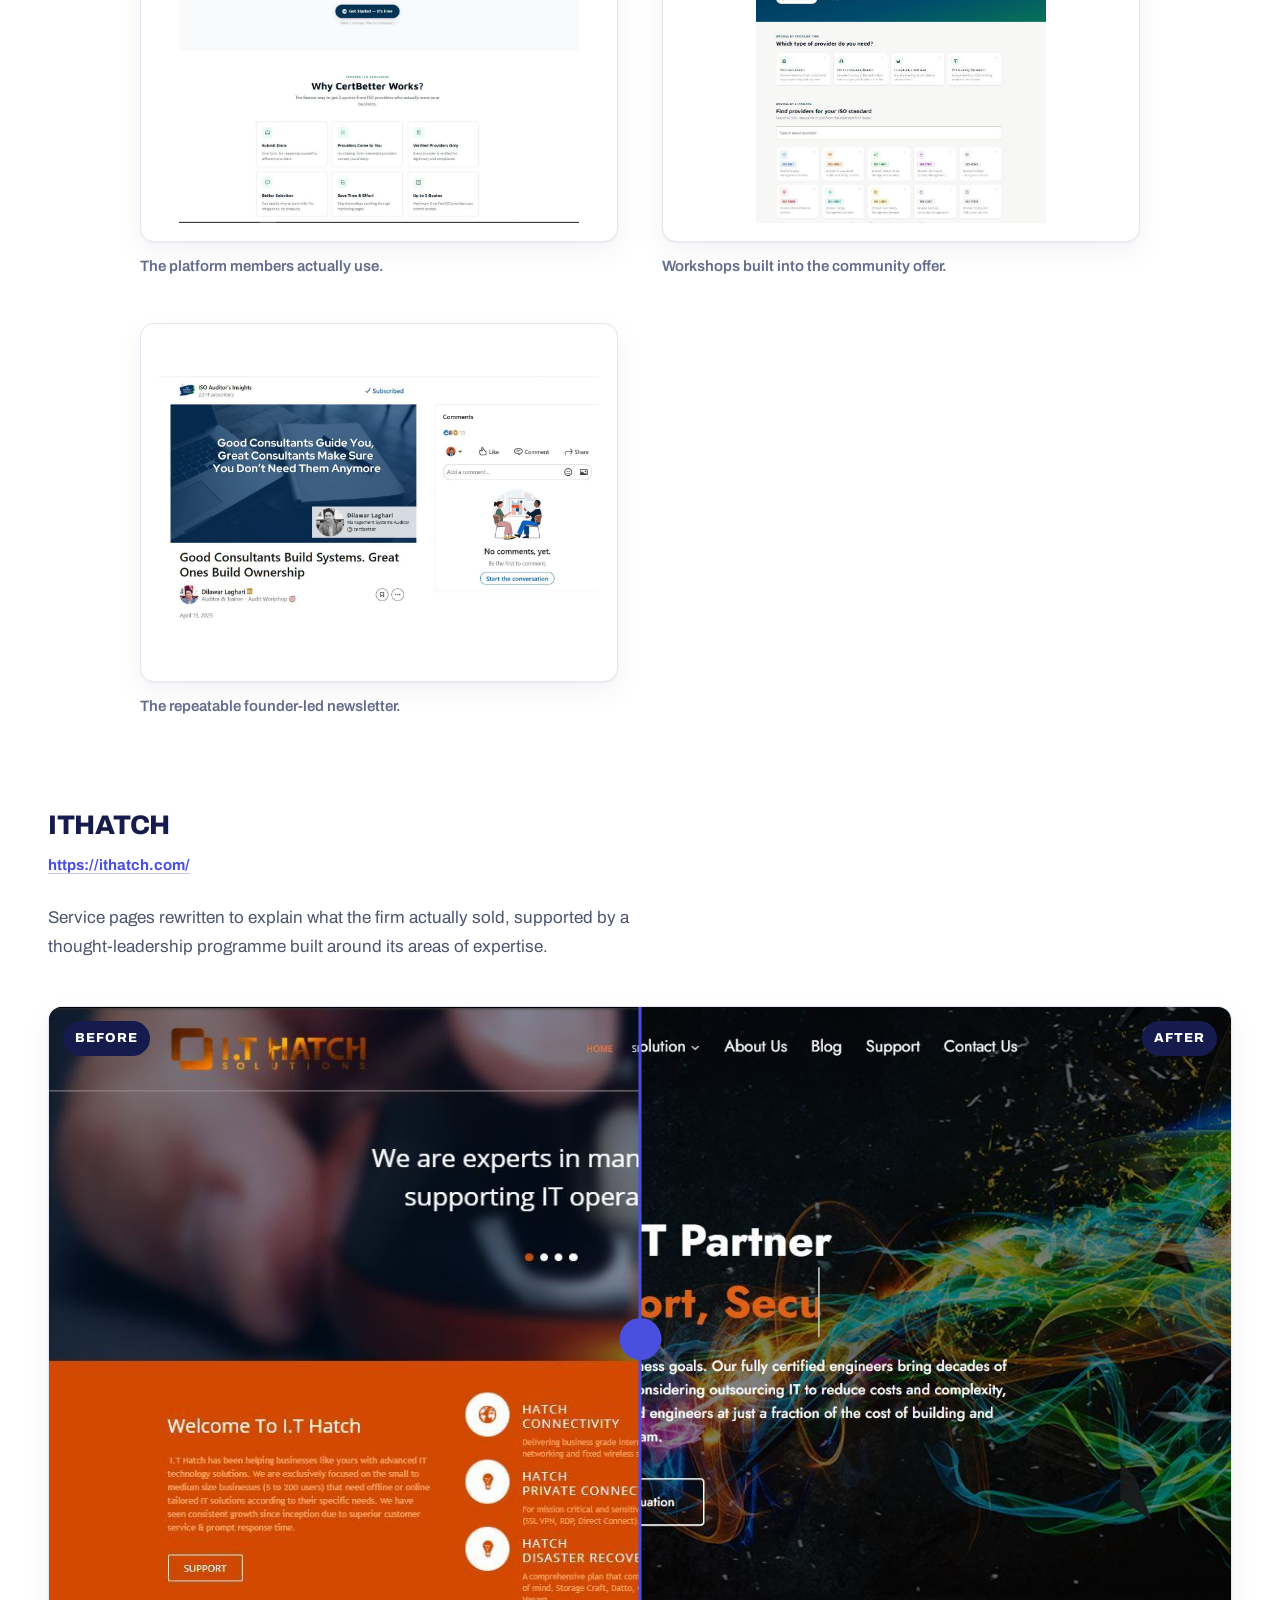
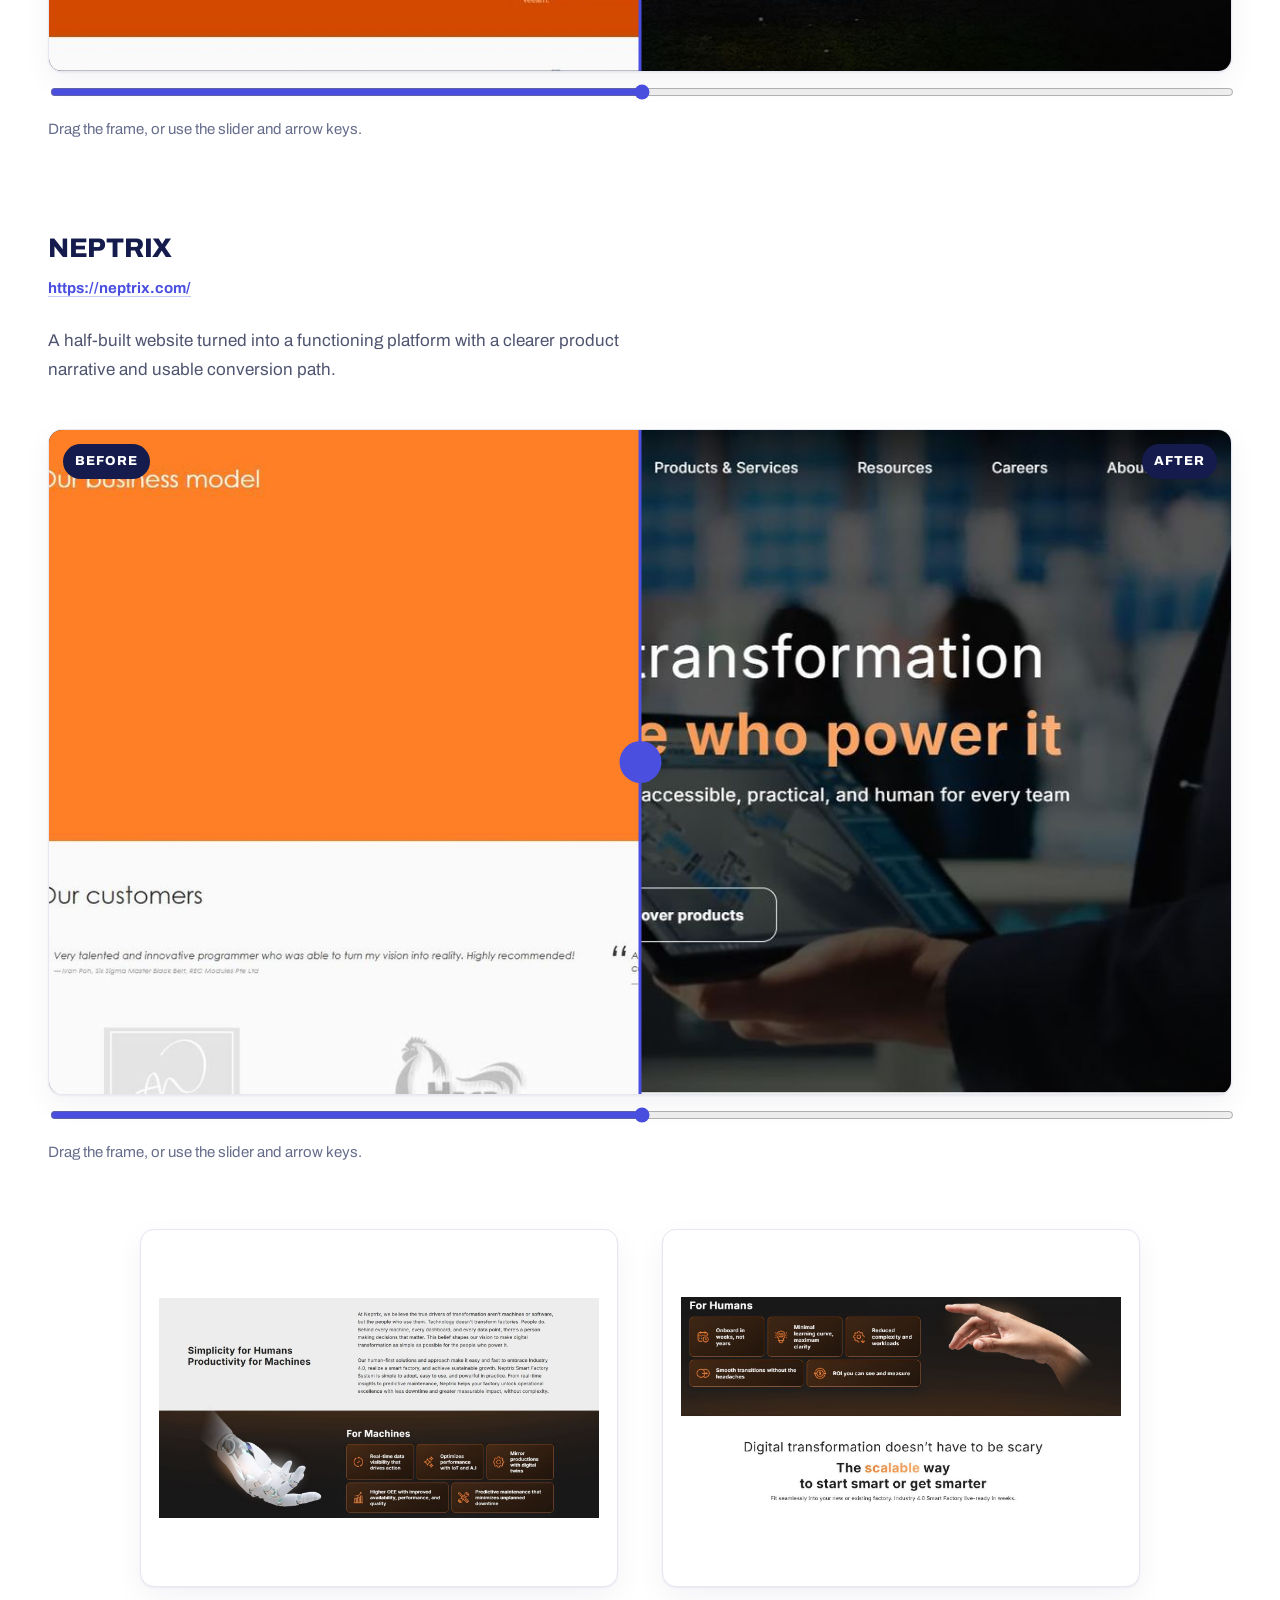
<file: work.html>
<!doctype html>
<html lang="en">
<head>
<meta charset="utf-8">
<meta name="viewport" content="width=device-width, initial-scale=1">
<title>Work, Awais Ali Shah</title>
<meta name="description" content="Research, campaigns and copy across B2B SaaS, e-commerce and services.">
<meta property="og:title" content="Work, Awais Ali Shah">
<meta property="og:description" content="Research, campaigns and copy across B2B SaaS, e-commerce and services.">
<meta property="og:type" content="website">
<meta property="og:image" content="https://awaisshahist110-lab.github.io/Awais-Ali-Shah-Marketing-Portfolio/assets/img/og-card.jpg">
<meta property="og:image:width" content="1200">
<meta property="og:image:height" content="630">
<meta name="twitter:card" content="summary_large_image">
<meta name="twitter:image" content="https://awaisshahist110-lab.github.io/Awais-Ali-Shah-Marketing-Portfolio/assets/img/og-card.jpg">
<link rel="preconnect" href="https://fonts.googleapis.com">
<link rel="preconnect" href="https://fonts.gstatic.com" crossorigin>
<link href="https://fonts.googleapis.com/css2?family=Archivo:wght@400;500;600;700;800&display=swap" rel="stylesheet">
<link rel="icon" href="assets/favicon.svg" type="image/svg+xml">
<link rel="stylesheet" href="assets/css/site.css">
</head>
<body>

<header class="nav">
  <div class="nav-in">
    <a class="brand" href="index.html">Awais Ali Shah<span>.</span></a>
    <nav class="nav-links" aria-label="Main">
      <a href="index.html">Home</a>
      <a href="work.html" aria-current="page">Work</a>
      <a class="nav-cta" href="contact.html">Contact</a>
    </nav>
  </div>
</header>

<main>

<section class="sec sec-paper hero">
  <div class="shell">
    <p class="kicker">Selected work</p>
    <h1>Where the words <span class="ghost">earned their keep.</span></h1>
    <div class="hero-foot" style="border-top:1px solid var(--line);padding-top:var(--sp-3)">
      <p class="hero-desc">Research, campaigns and copy across B2B SaaS, e-commerce and services.</p>
      <p class="hero-desc">Here is the thinking behind the work, what was produced and what happened after it went live.</p>
    </div>
  </div>
</section>

<nav class="rail" aria-label="Case studies">
  <div class="rail-in">
    <a href="#xgrid">Xgrid</a>
    <a href="#tinova">Tinova</a>
    <a href="#dieselgeeks">DieselGeeks</a>
    <a href="#brand">Brand and websites</a>
    <a href="#campaigns">Client campaigns</a>
  </div>
</nav>

<!-- ===================== XGRID ===================== -->
<section class="case anchor" id="xgrid">
  <div class="shell">
    <div class="case-head">
      <div>
        <p class="kicker">Xgrid &middot; March 2023 to December 2024</p>
        <h2>A pipeline built from 100+ interviews with C-Suite Leaders</h2>
      </div>
      <div>
        <p class="case-summary">I joined Xgrid as a copywriter and later moved into marketing strategy. Instead of writing at the market, I interviewed it: 123 C-suite leaders working across marketing automation, SaaS and enterprise technology.</p>
        <p class="case-summary" style="margin-top:var(--sp-2)">Those conversations became executive research reports, landing pages, case studies, ad creative, partnership decks, webinars and a 300-article SEO programme. The interviews also helped warm the exact accounts the sales team wanted to reach.</p>
      </div>
    </div>

    <div class="meta">
      <div><b>Role</b><span>Copywriter, later Marketing Strategist</span></div>
      <div><b>Team</b><span>Two people</span></div>
      <div><b>Channels</b><span>SEO, LinkedIn, Slack communities, email and referrals</span></div>
    </div>

    <div class="results">
      <p class="kicker">Results</p>
      <div class="results-grid">
        <div><b>+80%</b><span>Increase in qualified MQLs, with 50% converting to SQLs</span></div>
        <div><b>#1</b><span>Google ranking for a core commercial search term</span></div>
        <div><b>$100K</b><span>ARR referral pipeline, driven primarily through organic networking</span></div>
        <div><b>$35K</b><span>Annual contract closed through the organic motion</span></div>
      </div>
    </div>

    <div class="split" style="margin-top:var(--sp-5)">
      <div>
        <p class="kicker">The method</p>
        <h3>The research was not preparation for lead generation. It was the lead generation.</h3>
      </div>
      <p class="body body-muted">By the time a report was published, the people quoted in it already knew who we were. Their insights gave the content credibility, gave sales warmer conversations and supplied material for search, social, email and outbound.</p>
    </div>

    <div class="split" style="margin-top:var(--sp-5)">
      <h3>Selected output</h3>
      <ul class="list" style="margin-top:0">
        <li>Executive research reports</li>
        <li>Enterprise case studies and customer narratives</li>
        <li>Campaign landing pages</li>
        <li>Ad copy and creative concepts</li>
        <li>Partnership and capability decks</li>
        <li>Webinars and whitepapers</li>
        <li>Search-led articles</li>
        <li>Sales and outbound collateral</li>
      </ul>
    </div>

    <div class="shots">
      <div class="shot"><figure><img src="assets/img/xgrid-lp-1.jpg" alt="Campaign landing page offering a plug in marketing team" loading="lazy"><figcaption>Campaign landing page for the B2B SaaS line.</figcaption></figure></div>
      <div class="shot"><figure><img src="assets/img/xgrid-lp-2.jpg" alt="Landing page for Marketo consulting services" loading="lazy"><figcaption>Marketing automation campaign page.</figcaption></figure></div>
      <div class="shot"><figure><img src="assets/img/xgrid-report-1.jpg" alt="Report spread on data hygiene in Marketo" loading="lazy"><figcaption>Executive research report, written from practitioner interviews.</figcaption></figure></div>
      <div class="shot"><figure><img src="assets/img/xgrid-report-2.jpg" alt="Cover of the MarTech Stack Report" loading="lazy"><figcaption>MarTech stack report, one of four from the interview programme.</figcaption></figure></div>
      <div class="shot"><figure><img src="assets/img/xgrid-ad-1.jpg" alt="Social ad creative about launching a SaaS product without a marketing team" loading="lazy"><figcaption>Ad creative aimed at founders carrying marketing alone.</figcaption></figure></div>
      <div class="shot"><figure><img src="assets/img/xgrid-ad-2.jpg" alt="Marketo checklist creative listing research hours and conversion figures" loading="lazy"><figcaption>Lead magnet creative, built to qualify rather than collect.</figcaption></figure></div>
      <div class="shot"><figure><img src="assets/img/xgrid-ad-3.jpg" alt="Social ad creative about a founder acting as CEO, CMO and CRO at once" loading="lazy"><figcaption>The variant that named the problem outright.</figcaption></figure></div>
      <div class="shot"><figure><img src="assets/img/xgrid-ad-4.jpg" alt="Creative carrying a customer quote from the Alkira CMO" loading="lazy"><figcaption>Customer proof taken into the creative, quoting the Alkira CMO.</figcaption></figure></div>
      <div class="shot"><figure><img src="assets/img/xgrid-ad-5.jpg" alt="Creative asking whether the reader is looking for the right marketing team" loading="lazy"><figcaption>Brand-led creative, written to earn the click before the page did the work.</figcaption></figure></div>
      <div class="shot"><figure><img src="assets/img/xgrid-ad-6.jpg" alt="Creative about the to do list facing a two person marketing team" loading="lazy"><figcaption>Creative aimed squarely at the two-person marketing team.</figcaption></figure></div>
      <div class="shot"><figure><img src="assets/img/xgrid-ad-7.jpg" alt="Creative contrasting a two person marketing team with the 2024 marketing plan" loading="lazy"><figcaption>The gap between the team on the payroll and the plan on the board.</figcaption></figure></div>
    </div>

    <h3 style="margin-top:var(--sp-5)">Published work</h3>
    <ul class="links">
      <li><a href="https://www.xgrid.co/resources/white-papers/from-hubspot-to-marketo-a-step-by-step-guide-to-successful-migration/" rel="noopener">Whitepaper: HubSpot to Marketo migration guide<small>xgrid.co</small></a></li>
      <li><a href="https://www.xgrid.co/resources/wp-content/uploads/2024/11/Xgrid-Ultimate-Marketo-Mastery-Report.pdf" rel="noopener">C level report: Ultimate Marketo Mastery<small>PDF</small></a></li>
      <li><a href="https://www.xgrid.co/resources/webinars/which-attribution-model-to-use-in-marketo/" rel="noopener">Webinar: which attribution model to use in Marketo<small>xgrid.co</small></a></li>
      <li><a href="https://www.xgrid.co/resources/webinars/cracking-the-right-marketing-attribution-model-for-b2b-and-b2c-with-marketo/" rel="noopener">Webinar: the right attribution model for B2B and B2C<small>xgrid.co</small></a></li>
      <li><a href="https://www.xgrid.co/resources/webinars/data-hygiene-is-key-navigating-the-data-privacy-maze/" rel="noopener">Webinar: data hygiene and the data privacy maze<small>xgrid.co</small></a></li>
      <li><a href="https://www.linkedin.com/pulse/how-choose-martech-tools-actually-work-your-business-awais-shah-zqm5e/" rel="noopener">Article: choosing martech that actually works<small>LinkedIn</small></a></li>
      <li><a href="https://www.linkedin.com/posts/awais-shah-6b01a9170_marketochampions-marketingdirectors-vpmops-activity-7204525777638338561-P3g8" rel="noopener">The interview programme in public<small>LinkedIn</small></a></li>
      <li><a href="https://drive.google.com/file/d/1GVH-NPc_qC1r4dk76WFL-qU10yP9sDwL/view" rel="noopener">Customer testimonial video, Alkira<small>Video</small></a></li>
      <li><a href="https://drive.google.com/file/d/1K5oNPAVc9lq4oBdqZ5wWdUUChVzAaFM5/view" rel="noopener">Motion showreel<small>Video</small></a></li>
    </ul>
  </div>
</section>

<!-- ===================== TINOVA ===================== -->
<section class="case anchor" id="tinova">
  <div class="shell">
    <div class="case-head">
      <div>
        <p class="kicker">Tinova &middot; April 2026 to present</p>
        <h2>Building the content engine Tinova did not have.</h2>
      </div>
      <div>
        <p class="case-summary">When I joined Tinova, it had no functioning content pipeline, its offer was associated mainly with pitch decks, and the CEO's LinkedIn engagement came largely from people outside the company's ICP. I repositioned the agency around founder readiness and investor confidence, then built the sales narrative, content pipeline and collaborative lead-generation system behind it.</p>
        <p class="case-summary" style="margin-top:var(--sp-2)">Today, the company page is currently reaching founders, investors and industry voices beyond its follower base. The CEO is actively creating collaborative assets with directors, angel investors and early-stage investors; and outbound works from the same messaging and priorities as marketing and sales.</p>
      </div>
    </div>

    <div class="compare">
      <div class="compare-head">
        <span>When I joined</span>
        <span>Where it is now</span>
      </div>
      <div class="compare-row">
        <p><em>When I joined</em>No consistent content pipeline</p>
        <p><em>Where it is now</em>Full content production and distribution pipeline</p>
      </div>
      <div class="compare-row">
        <p><em>When I joined</em>Offer centred on pitch decks</p>
        <p><em>Where it is now</em>Positioning built around founder readiness</p>
      </div>
      <div class="compare-row">
        <p><em>When I joined</em>Founder engagement from friends and general connections</p>
        <p><em>Where it is now</em>Content reaching founders, investors and relevant industry voices</p>
      </div>
      <div class="compare-row">
        <p><em>When I joined</em>Isolated founder posts</p>
        <p><em>Where it is now</em>Collaborative posts and lead-generation assets</p>
      </div>
      <div class="compare-row">
        <p><em>When I joined</em>Outbound working separately</p>
        <p><em>Where it is now</em>Shared messaging and lead priorities across marketing, sales and outbound</p>
      </div>
    </div>

    <div class="results">
      <p class="kicker">Early indicators as of September 2026</p>
      <div class="results-grid">
        <div><b>400+</b><span>Content assets produced</span></div>
        <div><b>46</b><span>Search-led articles published</span></div>
        <div><b>15</b><span>Reposts from investor-focused creators</span></div>
        <div><b>20</b><span>Active content collaborations from angel investors in pipeline for networking</span></div>
        <div><b>50</b><span>Meetings with potential prospects</span></div>
      </div>
    </div>

    <div class="split" style="margin-top:var(--sp-5)">
      <h3>Work includes</h3>
      <ul class="list" style="margin-top:0">
        <li>Positioning and offer development</li>
        <li>Sales and campaign copy</li>
        <li>Founder-led content</li>
        <li>Lead-generation assets</li>
        <li>Email and nurture copy</li>
        <li>Client campaign strategy</li>
      </ul>
    </div>
    <p class="site-link" style="margin-top:var(--sp-3)"><a href="https://www.linkedin.com/in/tinoaliye/" rel="noopener">Tino's profile</a></p>
  </div>
</section>

<!-- ===================== DIESELGEEKS ===================== -->
<section class="case anchor" id="dieselgeeks">
  <div class="shell">
    <div class="case-head">
      <div>
        <p class="kicker">DieselGeeks &middot; 10-month engagement</p>
        <h2>An invisible store made visible.</h2>
        <p class="site-link" style="margin-top:var(--sp-2)"><a href="https://dieselgeeks.com.au/" rel="noopener">https://dieselgeeks.com.au/</a></p>
      </div>
      <div>
        <p class="case-summary">DieselGeeks had a functioning checkout, but its product structure and copy did not match how vehicle owners searched. I helped rebuild the content around vehicles, builds and buyer questions rather than part numbers alone.</p>
        <p class="case-summary" style="margin-top:var(--sp-2)">Monthly organic revenue grew from AUD 2,519 to AUD 202,634, supported by 2,900+ monthly organic visitors and a Meta campaign delivering 10.9x ROAS.</p>
      </div>
    </div>

    <div class="results">
      <p class="kicker">Results</p>
      <div class="results-grid">
        <div><b>AUD 202,634</b><span>Monthly organic revenue, up from AUD 2,519</span></div>
        <div><b>2,900+</b><span>Monthly organic visitors</span></div>
        <div><b>2,171+</b><span>Visitors driven through targeted Facebook content</span></div>
        <div><b>10.9x</b><span>Return on Meta ad spend</span></div>
      </div>
    </div>

    <div class="ba">
      <div class="ba-frame">
        <img class="ba-bottom" src="assets/img/dieselgeeks-after.jpg" alt="DieselGeeks site after the rebuild" loading="lazy">
        <img class="ba-top" src="assets/img/dieselgeeks-before.jpg" alt="DieselGeeks site before the rebuild" loading="lazy">
        <div class="ba-handle"></div>
        <div class="ba-tag ba-tag-l">Before</div>
        <div class="ba-tag ba-tag-r">After</div>
      </div>
      <input class="ba-range" type="range" min="0" max="100" value="50" aria-label="Compare DieselGeeks before and after">
      <p class="ba-hint">Drag the frame, or use the slider and arrow keys.</p>
    </div>

    <div class="split" style="margin-top:var(--sp-5)">
      <h3>What changed</h3>
      <ul class="list" style="margin-top:0">
        <li>Vehicle-led navigation</li>
        <li>Search-focused product pages</li>
        <li>Buyer-focused educational content</li>
        <li>Trade and service sections</li>
        <li>Email sequences</li>
        <li>Audience-specific campaign creative</li>
      </ul>
    </div>

    <div class="shots shots-2">
      <div class="shot"><figure><img src="assets/img/dieselgeeks-product.jpg" alt="Product page" loading="lazy"><figcaption>Product pages rewritten around the vehicle and the build.</figcaption></figure></div>
      <div class="shot"><figure><img src="assets/img/dieselgeeks-2.jpg" alt="Category page" loading="lazy"><figcaption>Category structure built to match how buyers search.</figcaption></figure></div>
      <div class="shot"><figure><img src="assets/img/dieselgeeks-3.jpg" alt="Site section" loading="lazy"><figcaption>Trade partner and services sections added to the navigation.</figcaption></figure></div>
      <div class="shot"><figure><img src="assets/img/dieselgeeks-4.jpg" alt="Site section" loading="lazy"><figcaption>Content hub feeding organic traffic into product pages.</figcaption></figure></div>
      <div class="shot"><figure><img src="assets/img/dieselgeeks-ad-1.jpg" alt="Meta ad creative" loading="lazy"><figcaption>Meta creative, audience specific messaging.</figcaption></figure></div>
      <div class="shot"><figure><img src="assets/img/dieselgeeks-ad-2.jpg" alt="Meta ad creative" loading="lazy"><figcaption>Meta creative, offer led variant.</figcaption></figure></div>
    </div>
  </div>
</section>

<!-- ===================== BRAND AND WEBSITES ===================== -->
<section class="case anchor" id="brand">
  <div class="shell">
    <div class="case-head">
      <div>
        <p class="kicker">Selected brand and website work</p>
        <h2>Sites that finally said what the business sold.</h2>
      </div>
      <p class="case-summary">These projects involved different combinations of positioning, website copy, content architecture and conversion planning.</p>
    </div>

    <div style="margin-top:var(--sp-5)">
      <h3>CertBetter</h3>
      <p class="site-link"><a href="https://certbetter.com/" rel="noopener">https://certbetter.com/</a></p>
      <p class="body" style="margin-top:var(--sp-2)">CertBetter began as a certification blog attached to a founder profile with limited reach. I developed the organic strategy, referral mechanics, community direction and content system behind its next version.</p>
      <p class="body">It evolved into a platform where certification professionals could connect, attend workshops and follow a repeatable founder-led newsletter.</p>
      <div class="ba">
        <div class="ba-frame">
          <img class="ba-bottom" src="assets/img/certbetter-after.jpg" alt="CertBetter platform after the rebuild" loading="lazy">
          <img class="ba-top" src="assets/img/certbetter-before.jpg" alt="CertBetter blog before the rebuild" loading="lazy">
          <div class="ba-handle"></div>
          <div class="ba-tag ba-tag-l">Before</div>
          <div class="ba-tag ba-tag-r">After</div>
        </div>
        <input class="ba-range" type="range" min="0" max="100" value="50" aria-label="Compare CertBetter before and after">
        <p class="ba-hint">Drag the frame, or use the slider and arrow keys.</p>
      </div>
      <div class="shots shots-2">
        <div class="shot"><figure><img src="assets/img/certbetter-platform.jpg" alt="CertBetter platform" loading="lazy"><figcaption>The platform members actually use.</figcaption></figure></div>
        <div class="shot"><figure><img src="assets/img/certbetter-workshop.jpg" alt="CertBetter workshop" loading="lazy"><figcaption>Workshops built into the community offer.</figcaption></figure></div>
        <div class="shot"><figure><img src="assets/img/newsletter-1.jpg" alt="Founder newsletter" loading="lazy"><figcaption>The repeatable founder-led newsletter.</figcaption></figure></div>
      </div>
    </div>

    <div style="margin-top:var(--sp-5)">
      <h3>ITHatch</h3>
      <p class="site-link"><a href="https://ithatch.com/" rel="noopener">https://ithatch.com/</a></p>
      <p class="body" style="margin-top:var(--sp-2)">Service pages rewritten to explain what the firm actually sold, supported by a thought-leadership programme built around its areas of expertise.</p>
      <div class="ba">
        <div class="ba-frame">
          <img class="ba-bottom" src="assets/img/ithatch-after.jpg" alt="ITHatch site after the rewrite" loading="lazy">
          <img class="ba-top" src="assets/img/ithatch-before.jpg" alt="ITHatch site before the rewrite" loading="lazy">
          <div class="ba-handle"></div>
          <div class="ba-tag ba-tag-l">Before</div>
          <div class="ba-tag ba-tag-r">After</div>
        </div>
        <input class="ba-range" type="range" min="0" max="100" value="50" aria-label="Compare ITHatch before and after">
        <p class="ba-hint">Drag the frame, or use the slider and arrow keys.</p>
      </div>
    </div>

    <div style="margin-top:var(--sp-5)">
      <h3>Neptrix</h3>
      <p class="site-link"><a href="https://neptrix.com/" rel="noopener">https://neptrix.com/</a></p>
      <p class="body" style="margin-top:var(--sp-2)">A half-built website turned into a functioning platform with a clearer product narrative and usable conversion path.</p>
      <div class="ba">
        <div class="ba-frame">
          <img class="ba-bottom" src="assets/img/neptrix-after.jpg" alt="Neptrix site after the rebuild" loading="lazy">
          <img class="ba-top" src="assets/img/neptrix-before.jpg" alt="Neptrix site before the rebuild" loading="lazy">
          <div class="ba-handle"></div>
          <div class="ba-tag ba-tag-l">Before</div>
          <div class="ba-tag ba-tag-r">After</div>
        </div>
        <input class="ba-range" type="range" min="0" max="100" value="50" aria-label="Compare Neptrix before and after">
        <p class="ba-hint">Drag the frame, or use the slider and arrow keys.</p>
      </div>
      <div class="shots shots-2">
        <div class="shot"><figure><img src="assets/img/neptrix-2.jpg" alt="Neptrix product narrative" loading="lazy"><figcaption>Product narrative rewritten for a non-specialist buyer.</figcaption></figure></div>
        <div class="shot"><figure><img src="assets/img/neptrix-3.jpg" alt="Neptrix conversion path" loading="lazy"><figcaption>A conversion path that actually goes somewhere.</figcaption></figure></div>
      </div>
    </div>

    <div style="margin-top:var(--sp-5)">
      <h3>UK cycling retailer</h3>
      <p class="lead" style="margin-top:var(--sp-1);max-width:none">FDX Sports</p>
      <p class="site-link"><a href="https://fdxsports.co.uk/" rel="noopener">https://fdxsports.co.uk/</a></p>
      <p class="body" style="margin-top:var(--sp-2)">A brochure website rebuilt around e-commerce, with new product categories, search-focused content and founder-positioning material.</p>
      <div class="ba">
        <div class="ba-frame">
          <img class="ba-bottom" src="assets/img/cycling-after.jpg" alt="FDX Sports site after the rebuild" loading="lazy">
          <img class="ba-top" src="assets/img/cycling-before.jpg" alt="FDX Sports site before the rebuild" loading="lazy">
          <div class="ba-handle"></div>
          <div class="ba-tag ba-tag-l">Before</div>
          <div class="ba-tag ba-tag-r">After</div>
        </div>
        <input class="ba-range" type="range" min="0" max="100" value="50" aria-label="Compare FDX Sports before and after">
        <p class="ba-hint">Drag the frame, or use the slider and arrow keys.</p>
      </div>
      <div class="shots shots-2">
        <div class="shot"><figure><img src="assets/img/cycling-2.jpg" alt="FDX Sports product category" loading="lazy"><figcaption>New product categories built for search.</figcaption></figure></div>
        <div class="shot"><figure><img src="assets/img/cycling-3.jpg" alt="FDX Sports content" loading="lazy"><figcaption>Search-focused content feeding the store.</figcaption></figure></div>
      </div>
    </div>
  </div>
</section>

<!-- ===================== CLIENT CAMPAIGNS ===================== -->
<section class="case anchor" id="campaigns">
  <div class="shell">
    <div class="case-head">
      <div>
        <p class="kicker">Client campaigns &middot; B2C</p>
        <h2>Homecare, retirement and family protection.</h2>
      </div>
      <div>
        <p class="case-summary">Campaign and funnel work for US homecare providers, independent financial advisers and insurance agencies. Projects covered homecare enquiries, retirement-income planning, life insurance policies, tax-efficient wealth planning and family protection.</p>
      </div>
    </div>

    <div class="split" style="margin-top:var(--sp-5)">
      <div>
        <p class="body">Across the homecare accounts, the recurring problem was not always lead volume. Enquiries were often being lost through slow callbacks, unnecessary landing-page steps and mismatched calls to action.</p>
        <p class="body">I helped shorten the journey from ad to conversation while developing creative around the moments that trigger a homecare decision: caregiver exhaustion, fear of another fall and the promise to keep a parent at home.</p>
      </div>
      <p class="body">For financial and insurance campaigns, I produced audience research, campaign angles, landing pages and ad copy that translated unfamiliar products into recognisable financial decisions.</p>
    </div>

    <div class="shots shots-2">
      <div class="shot"><figure><img src="assets/img/homecare-funnel.jpg" alt="Homecare funnel" loading="lazy"><figcaption>Funnel shortened from ad to conversation.</figcaption></figure></div>
      <div class="shot"><figure><img src="assets/img/homecare-ad-1.jpg" alt="Homecare ad creative" loading="lazy"><figcaption>Creative built on the moment a family decides.</figcaption></figure></div>
      <div class="shot"><figure><img src="assets/img/homecare-ad-2.jpg" alt="Homecare ad creative" loading="lazy"><figcaption>Variant aimed at the exhausted caregiver.</figcaption></figure></div>
      <div class="shot"><figure><img src="assets/img/fin-funnel.jpg" alt="Financial services funnel" loading="lazy"><figcaption>Retirement and wealth planning funnel.</figcaption></figure></div>
      <div class="shot"><figure><img src="assets/img/fin-lp-1.jpg" alt="Financial services landing page" loading="lazy"><figcaption>Landing page, retirement income.</figcaption></figure></div>
      <div class="shot"><figure><img src="assets/img/fin-lp-2.jpg" alt="Financial services landing page" loading="lazy"><figcaption>Landing page, family protection.</figcaption></figure></div>
      <div class="shot"><figure><img src="assets/img/fin-lp-3.jpg" alt="Financial services landing page" loading="lazy"><figcaption>Landing page, tax-efficient planning.</figcaption></figure></div>
      <div class="shot"><figure><img src="assets/img/fin-ad-1.jpg" alt="Ad creative" loading="lazy"><figcaption>Ad copy set, audience led.</figcaption></figure></div>
      <div class="shot"><figure><img src="assets/img/fin-ad-2.jpg" alt="Ad creative" loading="lazy"><figcaption>Ad copy set, alternate angle.</figcaption></figure></div>
      <div class="shot"><figure><img src="assets/img/fin-ad-3.jpg" alt="Ad creative" loading="lazy"><figcaption>Ad copy set, objection led.</figcaption></figure></div>
      <div class="shot"><figure><img src="assets/img/fin-ad-4.jpg" alt="Ad creative" loading="lazy"><figcaption>Ad copy set, offer led.</figcaption></figure></div>
      <div class="shot"><figure><img src="assets/img/newsletter-2.jpg" alt="Nurture email" loading="lazy"><figcaption>Nurture email from the same campaign idea.</figcaption></figure></div>
    </div>
  </div>
</section>

<section class="sec sec-sand">
  <div class="shell">
    <div class="split">
      <div>
        <p class="kicker">The short version</p>
        <h2>The work is on the page. The rest is a conversation.</h2>
      </div>
    </div>
    <figure style="margin:var(--sp-4) 0 0">
      <img src="assets/img/iceberg.jpg" alt="Iceberg diagram, the visible tip labelled what I showed you and the far larger submerged mass labelled what I am capable of" loading="lazy" style="border:1px solid var(--line);border-radius:var(--r)">
    </figure>
  </div>
</section>

<section class="sec sec-accent">
  <div class="shell">
    <p class="kicker">Have something worth explaining?</p>
    <h2>Need words that earn their keep?</h2>
    <p class="lead" style="margin-top:var(--sp-3);max-width:34ch">Tell me what you are trying to sell.</p>
    <div class="btn-row">
      <a class="btn btn-ink" href="contact.html">Start a conversation</a>
    </div>
  </div>
</section>

</main>

<footer class="foot">
  <div class="foot-in">
    <div>
      <b>Awais Ali Shah.</b>
      Islamabad, Pakistan. Working remotely across US and EU hours.
    </div>
    <div>
      <a href="mailto:awaisshah.IST@hotmail.com">awaisshah.IST@hotmail.com</a><br>
      <a href="https://wa.me/923215201179" rel="noopener">WhatsApp</a> &middot;
      <a href="https://www.linkedin.com/in/awais-shah-6b01a9170/" rel="noopener">LinkedIn</a>
    </div>
  </div>
</footer>

<script src="assets/js/site.js"></script>
</body>
</html>
</file>
<file: assets/css/site.css>
/* Awais Ali Shah — senior B2B copywriter
   SaaS marketing system: white ground, deep navy headings set in caps,
   one indigo accent, coral reserved for numbers. Rounded cards, hairline
   borders, soft shadows, generous air. */

:root{
  /* Colour. Navy carries every heading, indigo every action, coral only
     the figures. Everything else is a grey or a tint of the two. */
  --navy:#151c4d;          /* headings and dark bands */
  --indigo:#4a4fe0;        /* links, labels, buttons, the accent band */
  --indigo-deep:#3b40c4;
  --indigo-lite:#a9adf2;   /* the accent on a navy band, where it must lift */
  --coral:#e2541f;         /* figures only, never body copy */

  --white:#ffffff;
  --tint:#f5f7fc;          /* alternating section ground */
  --tint-2:#eef0fd;        /* featured card ground */
  --line:#e5e7f2;          /* hairline borders */
  --line-dark:#2c3468;     /* the same hairline on a navy band */

  --body-ink:#4f5570;
  --muted:#666d8c;

  --shell:1240px;
  --pad:28px;

  /* Type. Headings are set in caps and stay tight; body copy stays calm. */
  --t-hero:clamp(38px,5.1vw,70px);
  --t-h2:clamp(30px,3.5vw,50px);
  --t-role:clamp(22px,2.1vw,30px);
  --t-h3:clamp(22px,2.1vw,30px);
  --t-h4:clamp(18px,1.5vw,22px);
  --t-lead:clamp(18px,1.6vw,22px);
  --t-body:17px;
  --t-meta:15px;
  --t-nav:15px;
  --t-label:13px;
  --t-num:clamp(36px,4.2vw,56px);

  --sp-1:14px;
  --sp-2:26px;
  --sp-3:44px;
  --sp-4:64px;
  --sp-5:92px;
  --step:clamp(72px,7.5vw,112px);

  --r:14px;
  --r-sm:8px;
  --sh:0 1px 2px rgba(21,28,77,.05), 0 10px 30px rgba(21,28,77,.05);
  --sh-hover:0 2px 4px rgba(21,28,77,.07), 0 18px 44px rgba(21,28,77,.09);
}

*,*::before,*::after{box-sizing:border-box}
html{-webkit-text-size-adjust:100%}
body{
  margin:0;background:var(--white);color:var(--body-ink);
  font-family:"Archivo","Helvetica Neue",Arial,sans-serif;
  font-size:var(--t-body);line-height:1.65;
  -webkit-font-smoothing:antialiased;
}
img{max-width:100%;display:block}
a{color:inherit}

h1,h2,h3,h4{
  margin:0;color:var(--navy);font-weight:800;
  text-transform:uppercase;letter-spacing:-0.01em;
}
h1{font-size:var(--t-hero);line-height:1.04}
h2{font-size:var(--t-h2);line-height:1.08}
h3{font-size:var(--t-h3);line-height:1.15}
h4{font-size:var(--t-h4);line-height:1.25}
p{margin:0 0 1em}
p:last-child{margin-bottom:0}
strong,b{color:inherit}

/* Outlined words inside a heading, for the second half of a line. */
.ghost{
  color:transparent;-webkit-text-stroke:2px #c6cae0;
  paint-order:stroke fill;
}
.sec-ink .ghost,.sec-accent .ghost{-webkit-text-stroke-color:rgba(255,255,255,.55)}
@supports not ((-webkit-text-stroke:1px #000)){
  .ghost{color:#b7bcd4}
  .sec-ink .ghost,.sec-accent .ghost{color:rgba(255,255,255,.6)}
}

.shell{width:100%;max-width:var(--shell);margin:0 auto;padding:0 var(--pad)}

/* ---------- sections ---------- */
.sec{padding:var(--step) 0}
.sec-paper{background:var(--white);color:var(--body-ink)}
.sec-sand{background:var(--tint);color:var(--body-ink)}
.sec-ink{background:var(--navy);color:#d5d8ea}
.sec-accent{background:var(--indigo);color:#eceefc}

.sec-ink h1,.sec-ink h2,.sec-ink h3,.sec-ink h4,
.sec-accent h1,.sec-accent h2,.sec-accent h3,.sec-accent h4{color:var(--white)}

/* section number, e.g. 01 */
.snum{
  font-size:var(--t-label);font-weight:800;letter-spacing:0.16em;
  margin:0 0 var(--sp-2);color:var(--indigo);
}
.sec-ink .snum{color:var(--indigo-lite)}
.sec-accent .snum{color:rgba(255,255,255,.75)}

/* small uppercase label above a heading */
.kicker{
  font-size:var(--t-label);font-weight:800;letter-spacing:0.14em;
  text-transform:uppercase;margin:0 0 var(--sp-1);color:var(--indigo);
}
.sec-ink .kicker{color:var(--indigo-lite)}
.sec-accent .kicker{color:rgba(255,255,255,.8)}

.lead{font-size:var(--t-lead);line-height:1.4;font-weight:700;color:var(--navy);max-width:34ch}
.sec-ink .lead,.sec-accent .lead{color:var(--white)}
.body{font-size:var(--t-body);line-height:1.7;max-width:62ch;color:inherit}
.body-muted{color:var(--muted)}
.sec-ink .body-muted,.sec-accent .body-muted{color:rgba(255,255,255,.78)}

/* two column: heading left, supporting copy right */
.split{display:grid;grid-template-columns:minmax(0,1.15fr) minmax(0,1fr);gap:clamp(32px,5vw,80px);align-items:start}
.split-even{grid-template-columns:repeat(2,minmax(0,1fr))}

/* ---------- nav ---------- */
.nav{border-bottom:1px solid var(--line);background:rgba(255,255,255,.92);backdrop-filter:blur(10px);position:sticky;top:0;z-index:60}
.nav-in{
  max-width:var(--shell);margin:0 auto;padding:0 var(--pad);
  height:76px;display:flex;align-items:center;justify-content:space-between;gap:24px;
}
.brand{font-size:19px;font-weight:800;letter-spacing:-0.02em;text-decoration:none;white-space:nowrap;color:var(--navy);text-transform:uppercase}
.brand span{color:var(--indigo)}
.nav-links{display:flex;align-items:center;gap:8px}
.nav-links a{
  font-size:var(--t-nav);font-weight:700;text-decoration:none;color:var(--navy);
  padding:9px 14px;border-radius:var(--r-sm);
}
.nav-links a:hover{color:var(--indigo);background:var(--tint-2)}
.nav-links a[aria-current="page"]{color:var(--indigo);background:var(--tint-2)}
.nav-cta{background:var(--indigo);color:var(--white) !important;padding:11px 20px !important}
.nav-cta:hover{background:var(--indigo-deep) !important}

/* ---------- hero ---------- */
.hero{padding:clamp(64px,8vw,104px) 0 clamp(56px,6vw,88px)}
.hero h1{max-width:20ch;margin-bottom:var(--sp-3)}
.hero-foot{display:grid;grid-template-columns:minmax(0,1.15fr) minmax(0,1fr);gap:clamp(32px,4vw,64px);align-items:start;margin-top:var(--sp-4)}
.hero-statement{font-size:var(--t-lead);line-height:1.45;font-weight:700;color:var(--navy);max-width:30ch}
.sec-ink .hero-statement,.sec-accent .hero-statement{color:var(--white)}
.hero-desc{font-size:var(--t-body);line-height:1.7;max-width:46ch}

/* ---------- buttons ---------- */
.btn-row{display:flex;flex-wrap:wrap;gap:12px;margin-top:var(--sp-2)}
.btn{
  display:inline-block;padding:14px 24px;font-size:var(--t-nav);font-weight:800;
  text-decoration:none;border:1px solid transparent;border-radius:var(--r-sm);
  transition:background .15s ease,color .15s ease,border-color .15s ease;
}
.btn-ink{background:var(--indigo);color:#fff;border-color:var(--indigo)}
.btn-ink:hover{background:var(--indigo-deep);border-color:var(--indigo-deep)}
.btn-white{background:var(--white);color:var(--navy);border-color:var(--line)}
.btn-white:hover{border-color:var(--indigo);color:var(--indigo)}
.btn-line{background:transparent;color:var(--navy);border-color:#c8ccdf}
.btn-line:hover{background:var(--navy);color:#fff;border-color:var(--navy)}
.sec-ink .btn-line,.sec-accent .btn-line{color:#fff;border-color:rgba(255,255,255,.5)}
.sec-ink .btn-line:hover,.sec-accent .btn-line:hover{background:#fff;color:var(--navy);border-color:#fff}
.sec-accent .btn-ink{background:var(--white);color:var(--indigo);border-color:var(--white)}
.sec-accent .btn-ink:hover{background:var(--navy);color:#fff;border-color:var(--navy)}

/* ---------- roles, as cards ---------- */
.roles{margin-top:var(--sp-3)}
.roles-grid{display:grid;grid-template-columns:repeat(2,minmax(0,1fr));gap:20px}
.role{
  padding:var(--sp-3) var(--sp-3) calc(var(--sp-3) - 6px);
  background:var(--white);border:1px solid var(--line);border-radius:var(--r);box-shadow:var(--sh);
}
.role b{display:block;font-size:var(--t-label);font-weight:800;letter-spacing:0.12em;text-transform:uppercase;color:var(--indigo);margin-bottom:10px}
.role span{display:block;font-size:var(--t-role);font-weight:800;text-transform:uppercase;color:var(--navy);line-height:1.1}
.sec-ink .role{background:rgba(255,255,255,.05);border-color:var(--line-dark);box-shadow:none}
.sec-ink .role b{color:var(--indigo-lite)}
.sec-ink .role span{color:#fff}

/* ---------- proof metrics, as stat tiles ---------- */
.metrics{margin-top:var(--sp-4);display:grid;grid-template-columns:repeat(3,minmax(0,1fr));gap:20px}
.metric{
  padding:var(--sp-3);background:var(--white);border:1px solid var(--line);
  border-radius:var(--r);box-shadow:var(--sh);
}
.metric::before,.results-grid div::before{
  content:"";display:block;width:0;height:0;margin-bottom:16px;
  border-left:11px solid transparent;border-right:11px solid transparent;
  border-bottom:13px solid var(--indigo);
}
.metric b{display:block;font-size:var(--t-num);font-weight:800;letter-spacing:-0.02em;line-height:1;color:var(--coral)}
.metric span{display:block;margin-top:14px;font-size:var(--t-meta);font-weight:600;color:var(--body-ink);max-width:24ch}

/* ---------- numbered grid, as cards ---------- */
.grid2{margin-top:var(--sp-3);display:grid;grid-template-columns:repeat(2,minmax(0,1fr));gap:20px}
.cell{
  padding:var(--sp-3);background:var(--white);border:1px solid var(--line);
  border-radius:var(--r);box-shadow:var(--sh);
}
.cell-num{font-size:var(--t-label);font-weight:800;letter-spacing:0.12em;color:var(--indigo);margin:0 0 12px}
.cell h3{margin-bottom:10px;font-size:var(--t-h4)}
.cell p{font-size:var(--t-meta);line-height:1.6;color:var(--body-ink);max-width:44ch;margin:0}

/* ---------- specialists, sticky heading + rows ---------- */
.spec-wrap{display:grid;grid-template-columns:minmax(0,1fr) minmax(0,1.2fr);gap:clamp(32px,5vw,80px);align-items:start}
.spec-head{position:sticky;top:110px}
.spec-list{display:grid;gap:14px}
.spec-row{
  display:grid;grid-template-columns:minmax(0,1fr) minmax(0,1.3fr);gap:clamp(16px,2.5vw,36px);
  padding:var(--sp-2);background:var(--white);border:1px solid var(--line);border-radius:var(--r);
}
.spec-row h4{margin:0}
.spec-row p{margin:0;font-size:var(--t-meta);line-height:1.6}

/* ---------- strategy cards ---------- */
.cards{margin-top:var(--sp-3);display:grid;grid-template-columns:repeat(2,minmax(0,1fr));gap:24px}
.card{
  padding:clamp(28px,3vw,44px);border:1px solid var(--line);border-radius:var(--r);
  background:var(--white);box-shadow:var(--sh);
}
.card-accent{background:var(--tint-2);border-color:#d9ddfb}
.card-accent h3{color:var(--indigo)}
.card-sand{background:var(--white)}
.card-num{font-size:var(--t-label);font-weight:800;letter-spacing:0.12em;margin:0 0 var(--sp-2);color:var(--indigo)}
.card h3{margin-bottom:12px;max-width:22ch}
.card-sub{font-size:var(--t-lead);font-weight:700;line-height:1.4;color:var(--navy);margin:0 0 var(--sp-2);max-width:32ch}
.steps{list-style:none;margin:0;padding:0;border-top:1px solid var(--line)}
.card-accent .steps,.card-accent .steps li{border-color:#dadefb}
.steps li{display:grid;grid-template-columns:34px minmax(0,1fr);gap:12px;padding:16px 0;border-bottom:1px solid var(--line)}
.steps b{font-size:var(--t-label);font-weight:800;letter-spacing:0.06em;color:var(--indigo)}
.steps strong{display:block;font-size:var(--t-meta);font-weight:800;color:var(--navy)}
.steps span{display:block;margin-top:5px;font-size:var(--t-meta);line-height:1.55;color:var(--body-ink)}
.card-result{margin:var(--sp-2) 0 0;font-size:var(--t-meta);font-weight:800;color:var(--navy)}

/* ---------- selected work, as linked case cards ---------- */
.cases{margin-top:var(--sp-3);display:grid;grid-template-columns:repeat(2,minmax(0,1fr));gap:20px}
.case-card{
  display:flex;flex-direction:column;text-decoration:none;padding:var(--sp-3);
  background:var(--white);border:1px solid var(--line);border-radius:var(--r);box-shadow:var(--sh);
  transition:box-shadow .18s ease,transform .18s ease,border-color .18s ease;
}
.case-card:hover{box-shadow:var(--sh-hover);transform:translateY(-2px);border-color:#d7dbf0}
.case-card h3{margin:0 0 12px;font-size:var(--t-h4)}
.case-card p{margin:0;font-size:var(--t-meta);line-height:1.6;color:var(--body-ink)}
.case-stat{margin-top:auto !important;padding-top:16px;border-top:1px solid var(--line);color:var(--muted) !important}
.case-stat b{color:var(--coral);font-weight:800;font-size:19px}
.case-go{
  display:inline-block;margin-top:16px;align-self:flex-start;font-size:var(--t-label);font-weight:800;
  letter-spacing:0.08em;text-transform:uppercase;color:var(--indigo);
}
.case-go::after{content:" \2192"}
.case-card:hover .case-go{color:var(--indigo-deep)}

/* ---------- work page ---------- */
.rail{position:sticky;top:76px;z-index:50;background:rgba(255,255,255,.94);backdrop-filter:blur(10px);border-bottom:1px solid var(--line);overflow:hidden}
.rail-in{max-width:var(--shell);margin:0 auto;padding:0 var(--pad);display:flex;gap:8px;overflow-x:auto;min-width:0;scrollbar-width:none;-webkit-overflow-scrolling:touch}
.rail-in::-webkit-scrollbar{display:none}
.rail a{
  font-size:var(--t-nav);font-weight:700;text-decoration:none;color:var(--muted);
  padding:16px 14px;white-space:nowrap;border-bottom:3px solid transparent;
}
.rail a:hover{color:var(--navy)}
.rail a.is-current{color:var(--indigo);border-bottom-color:var(--indigo)}

.case{padding:var(--step) 0;border-top:1px solid var(--line)}
.case:first-of-type{border-top:0}
.case-head{display:grid;grid-template-columns:minmax(0,1.1fr) minmax(0,1fr);gap:clamp(32px,5vw,72px);align-items:start}
.case-head h2{max-width:20ch}
.case-summary{font-size:var(--t-body);line-height:1.7;max-width:48ch}

.meta{margin-top:var(--sp-4);border:1px solid var(--line);border-radius:var(--r);background:var(--tint);overflow:hidden}
.meta div{display:grid;grid-template-columns:minmax(0,200px) minmax(0,1fr);gap:20px;padding:18px var(--sp-2);border-bottom:1px solid var(--line)}
.meta div:last-child{border-bottom:0}
.meta b{font-size:var(--t-label);font-weight:800;letter-spacing:0.12em;text-transform:uppercase;color:var(--indigo)}
.meta span{font-size:var(--t-meta);font-weight:700;color:var(--navy)}

/* ---------- before / after comparison table ---------- */
.compare{margin-top:var(--sp-4);border:1px solid var(--line);border-radius:var(--r);overflow:hidden}
.compare-head,.compare-row{
  display:grid;grid-template-columns:repeat(2,minmax(0,1fr));gap:clamp(20px,3vw,48px);
  padding:16px var(--sp-2);border-bottom:1px solid var(--line);
}
.compare-head{background:var(--tint);padding-top:14px;padding-bottom:14px}
.compare-head span{font-size:var(--t-label);font-weight:800;letter-spacing:0.12em;text-transform:uppercase;color:var(--muted)}
.compare-head span:last-child{color:var(--indigo)}
.compare-row{align-items:start;padding-top:18px;padding-bottom:18px}
.compare-row:last-child{border-bottom:0}
.compare-row p{margin:0;font-size:var(--t-meta);line-height:1.55;color:var(--muted)}
.compare-row p:last-child{color:var(--navy);font-weight:700}
.compare-row em{display:none}

/* ---------- results, as stat tiles on a tinted panel ---------- */
.results{margin-top:var(--sp-4);background:var(--tint);border:1px solid var(--line);border-radius:var(--r);padding:clamp(28px,3vw,44px)}
.results .kicker{color:var(--navy);margin-bottom:var(--sp-2)}
.results-grid{display:grid;grid-template-columns:repeat(auto-fit,minmax(190px,1fr));gap:16px}
.results-grid div{background:var(--white);border:1px solid var(--line);border-radius:var(--r-sm);padding:var(--sp-2)}
.results-grid b{display:block;font-size:var(--t-num);font-weight:800;letter-spacing:-0.02em;line-height:1;color:var(--coral)}
.results-grid span{display:block;margin-top:12px;font-size:var(--t-meta);font-weight:600;color:var(--body-ink)}

/* Screenshots sit two to a row, every frame the same size, caption beneath.
   The grid is held well inside the shell so the frames stay modest: a
   screenshot is never blown up past the resolution it was captured at. */
.shots{
  margin:var(--sp-4) auto 0;display:grid;gap:var(--sp-3);
  grid-template-columns:repeat(2,minmax(0,1fr));max-width:1000px
}
.shots-2{grid-template-columns:repeat(2,minmax(0,1fr))}
.shot figure{margin:0}
/* scale-down keeps every frame identical while showing each image at its own
   natural size when it is smaller than the frame, so nothing is upscaled. */
.shot img{
  display:block;width:100%;aspect-ratio:4/3;object-fit:scale-down;
  border:1px solid var(--line);border-radius:var(--r);background:var(--white);
  padding:clamp(12px,1.4vw,22px);box-shadow:var(--sh);
}
.shot figcaption{margin-top:12px;font-size:var(--t-meta);font-weight:600;color:var(--muted)}

.links{margin:var(--sp-2) 0 0;padding:0;list-style:none;border:1px solid var(--line);border-radius:var(--r);overflow:hidden}
.links li{border-bottom:1px solid var(--line)}
.links li:last-child{border-bottom:0}
.links a{
  display:grid;grid-template-columns:minmax(0,1fr) auto;gap:18px;align-items:center;
  padding:18px var(--sp-2);text-decoration:none;font-size:var(--t-meta);font-weight:700;color:var(--navy);
}
.links a:hover{color:var(--indigo);background:var(--tint)}
.links small{font-size:var(--t-label);font-weight:700;color:var(--muted);white-space:nowrap}

.site-link{margin:12px 0 0;font-size:var(--t-meta);font-weight:700}
.site-link a{color:var(--indigo);text-decoration:none;border-bottom:1px solid #c5c8f5}
.site-link a:hover{border-bottom-color:var(--indigo)}

.list{margin:var(--sp-1) 0 0;padding:0;list-style:none}
.list li{padding:12px 0 12px 26px;position:relative;border-bottom:1px solid var(--line);font-size:var(--t-meta);color:var(--body-ink)}
.list li::before{
  content:"";position:absolute;left:0;top:19px;width:0;height:0;
  border-left:6px solid transparent;border-right:6px solid transparent;border-bottom:8px solid var(--indigo);
}
.sec-ink .list li,.sec-accent .list li{border-bottom-color:rgba(255,255,255,.22);color:inherit}
.sec-ink .list li::before,.sec-accent .list li::before{border-bottom-color:var(--indigo-lite)}

/* ---------- before / after ---------- */
.ba{margin-top:var(--sp-3)}
.ba-frame{position:relative;overflow:hidden;border:1px solid var(--line);border-radius:var(--r);aspect-ratio:16/9;background:var(--tint);touch-action:pan-y;box-shadow:var(--sh)}
.ba-frame img{position:absolute;inset:0;width:100%;height:100%;object-fit:cover;object-position:top center;padding:0;border:0;border-radius:0;box-shadow:none}
.ba-top{clip-path:inset(0 50% 0 0)}
.ba-handle{position:absolute;top:0;bottom:0;width:3px;background:var(--indigo);left:50%;transform:translateX(-1.5px);pointer-events:none}
.ba-handle::after{content:"";position:absolute;top:50%;left:50%;width:42px;height:42px;margin:-21px 0 0 -21px;background:var(--indigo);border-radius:50%}
.ba-tag{position:absolute;top:14px;font-size:var(--t-label);font-weight:800;letter-spacing:.08em;text-transform:uppercase;background:var(--navy);color:#fff;padding:7px 12px;border-radius:999px;pointer-events:none}
.ba-tag-l{left:14px}
.ba-tag-r{right:14px}
.ba-range{width:100%;margin-top:12px;accent-color:var(--indigo)}
.ba-hint{font-size:var(--t-meta);color:var(--muted);margin-top:8px}

/* ---------- contact ---------- */
.contact-list{margin:var(--sp-3) 0 0;padding:0;list-style:none;border:1px solid var(--line);border-radius:var(--r);overflow:hidden}
.contact-list li{display:grid;grid-template-columns:minmax(0,220px) minmax(0,1fr);gap:20px;padding:20px var(--sp-2);border-bottom:1px solid var(--line);align-items:baseline}
.contact-list li:last-child{border-bottom:0}
.contact-list b{font-size:var(--t-label);font-weight:800;letter-spacing:0.12em;text-transform:uppercase;color:var(--indigo)}
.contact-list a,.contact-list span{font-size:var(--t-lead);font-weight:700;text-decoration:none;color:var(--navy);overflow-wrap:anywhere}
.contact-list a{border-bottom:1px solid #c5c8f5}
.contact-list a:hover{color:var(--indigo)}
.channels{display:flex;flex-wrap:wrap;gap:12px;margin-top:var(--sp-3)}

/* ---------- footer ---------- */
.foot{border-top:1px solid var(--line);padding:var(--sp-3) 0;background:var(--tint)}
.foot-in{max-width:var(--shell);margin:0 auto;padding:0 var(--pad);display:flex;justify-content:space-between;gap:24px;flex-wrap:wrap;font-size:var(--t-meta);color:var(--muted)}
.foot b{display:block;font-size:var(--t-body);font-weight:800;color:var(--navy);text-transform:uppercase}
.foot a{font-weight:700;text-decoration:none;color:var(--navy)}
.foot a:hover{color:var(--indigo)}

/* Cards lift a little under the cursor. */
.role,.cell,.metric,.card,.spec-row,.results-grid div{
  transition:box-shadow .18s ease,transform .18s ease,border-color .18s ease;
}
.role:hover,.cell:hover,.metric:hover,.card:hover,.results-grid div:hover{
  box-shadow:var(--sh-hover);transform:translateY(-2px);border-color:#d7dbf0;
}
.spec-row:hover{border-color:#d7dbf0}
@media (hover:none){
  .role:hover,.cell:hover,.metric:hover,.card:hover,.results-grid div:hover{
    box-shadow:var(--sh);transform:none;
  }
}

:focus-visible{outline:3px solid var(--indigo);outline-offset:3px}
.anchor{scroll-margin-top:150px}

/* ---------- responsive ---------- */
@media (max-width:900px){
  :root{--pad:18px;--step:clamp(64px,11vw,80px)}
  .split,.split-even,.hero-foot,.roles-grid,.metrics,.grid2,.spec-wrap,
  .cards,.case-head,.shots,.spec-row,.results-grid,.cases{grid-template-columns:minmax(0,1fr)}
  .compare-head{display:none}
  .compare-row{grid-template-columns:minmax(0,1fr);gap:10px}
  .compare-row em{
    display:block;font-style:normal;font-size:12px;font-weight:800;
    letter-spacing:0.12em;text-transform:uppercase;color:var(--muted);margin-bottom:4px;
  }
  .compare-row p:last-child em{color:var(--indigo)}
  .spec-head{position:static}
  .meta div{grid-template-columns:minmax(0,1fr);gap:4px}
  .contact-list li{grid-template-columns:minmax(0,1fr);gap:4px}
  .nav-in{height:auto;padding-top:12px;padding-bottom:12px;flex-direction:column;align-items:flex-start;gap:10px}
  .nav-links{flex-wrap:wrap;gap:6px}
  .rail{top:0;position:static}
  .role,.cell,.metric,.card,.results-grid div,.case-card{padding:var(--sp-2)}
  .role{padding-bottom:calc(var(--sp-2) - 4px)}
  .meta div,.compare-head,.compare-row,.contact-list li,.links a{padding-left:var(--sp-1);padding-right:var(--sp-1)}
  h1,h2,h3{max-width:none}
}
@media (prefers-reduced-motion:reduce){*{animation-duration:.001ms !important;transition-duration:.001ms !important}}
</file>
